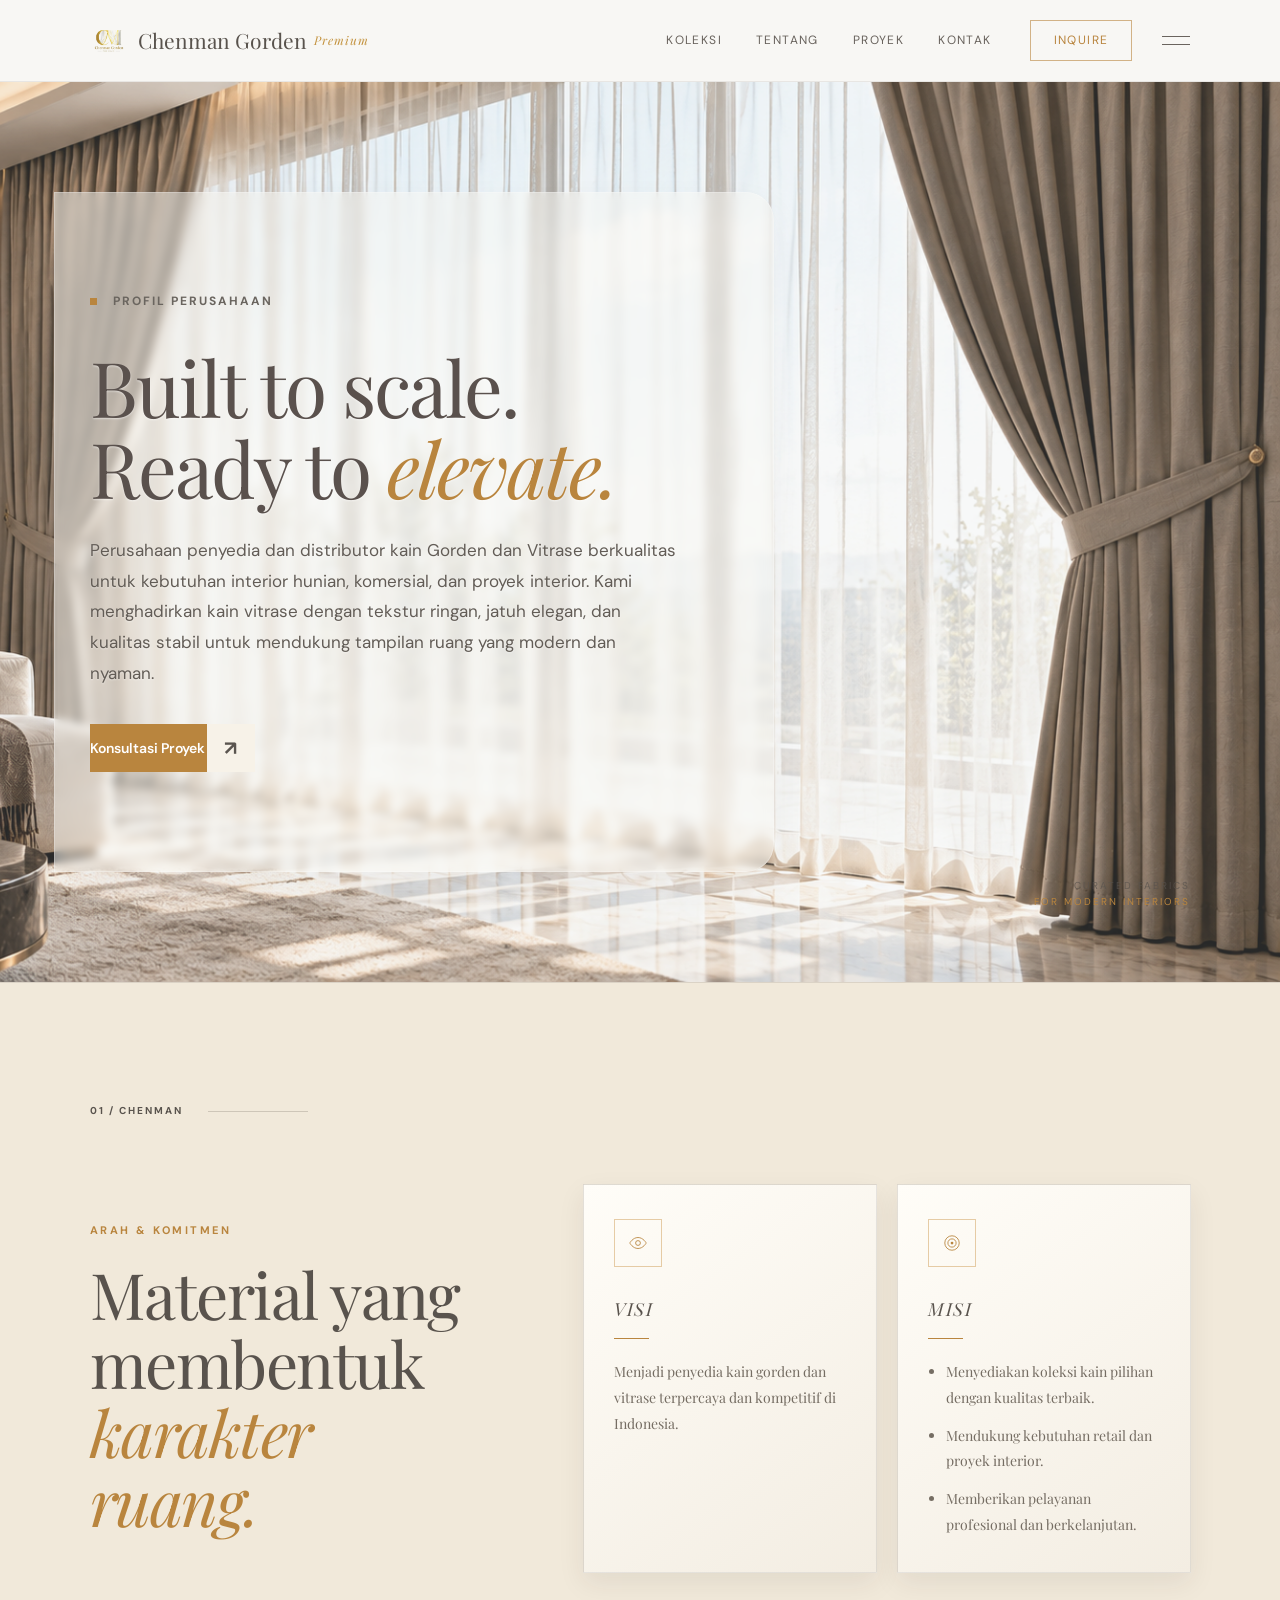
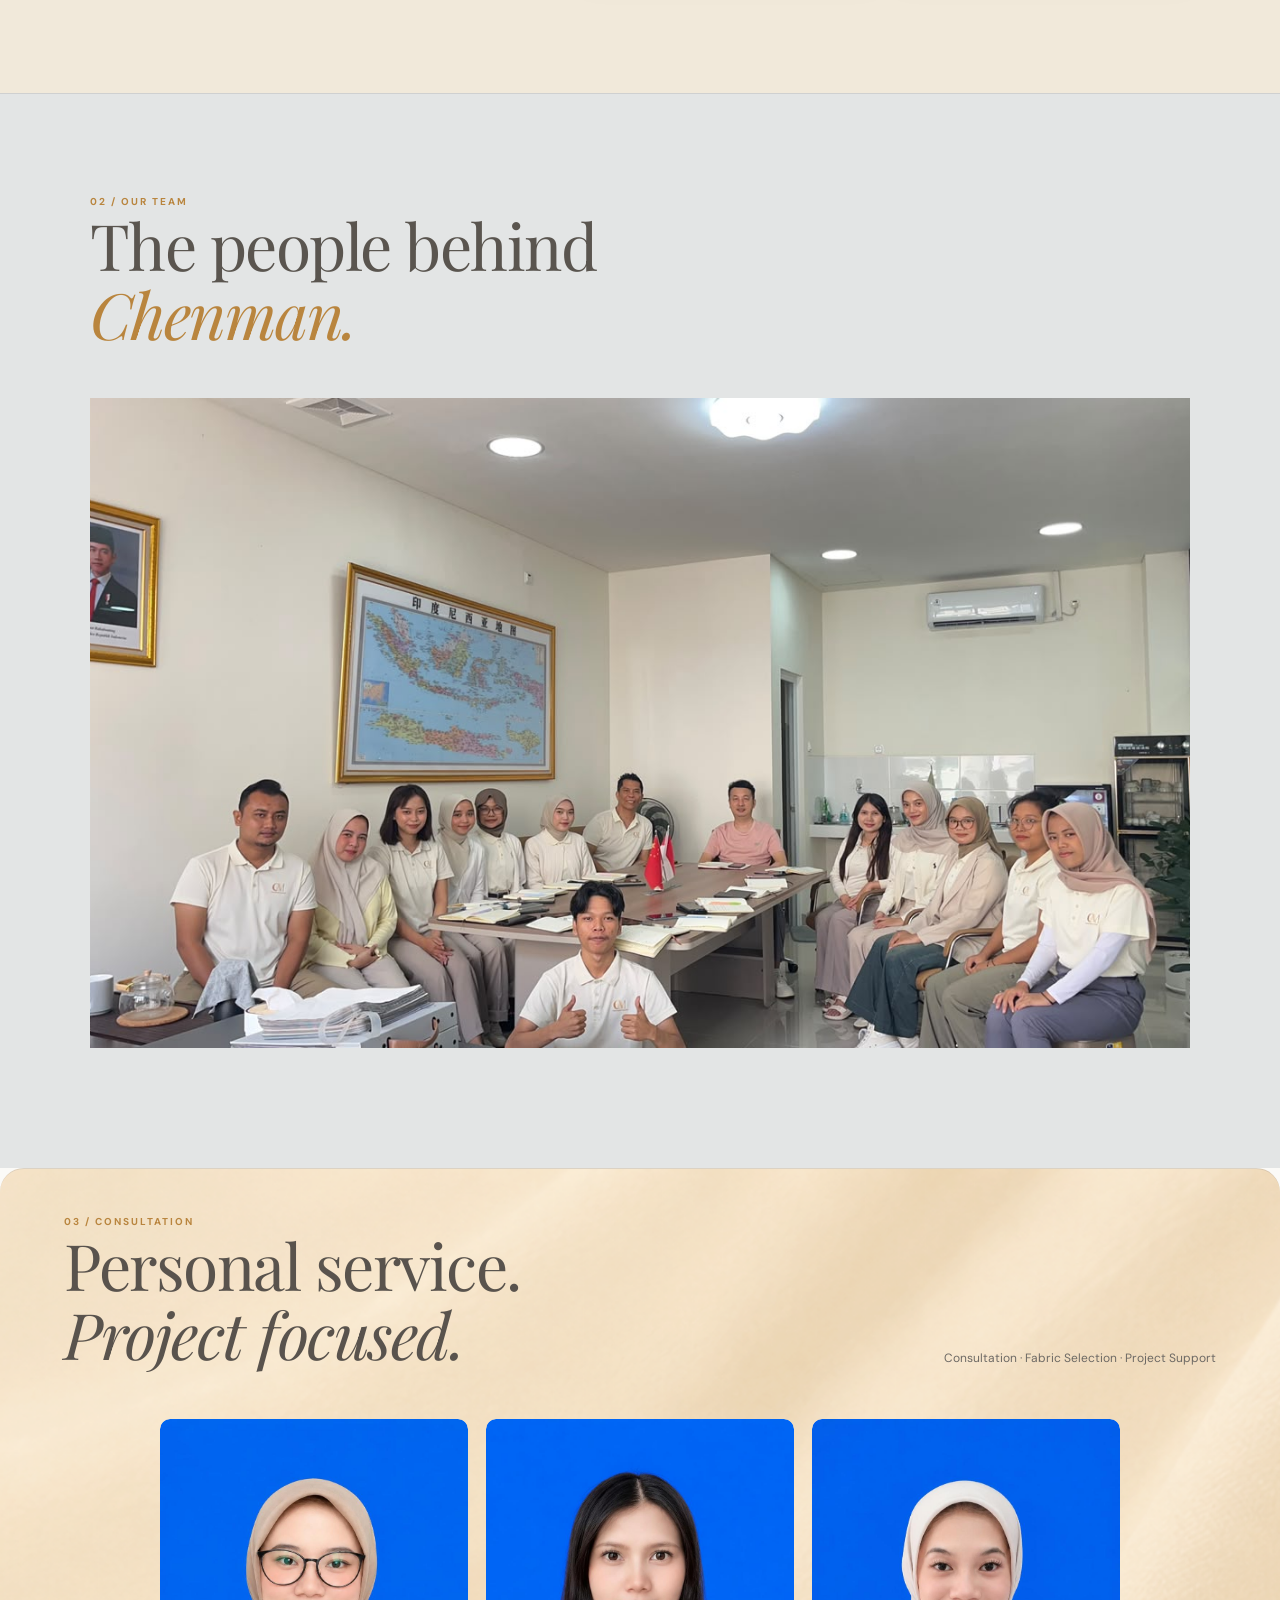
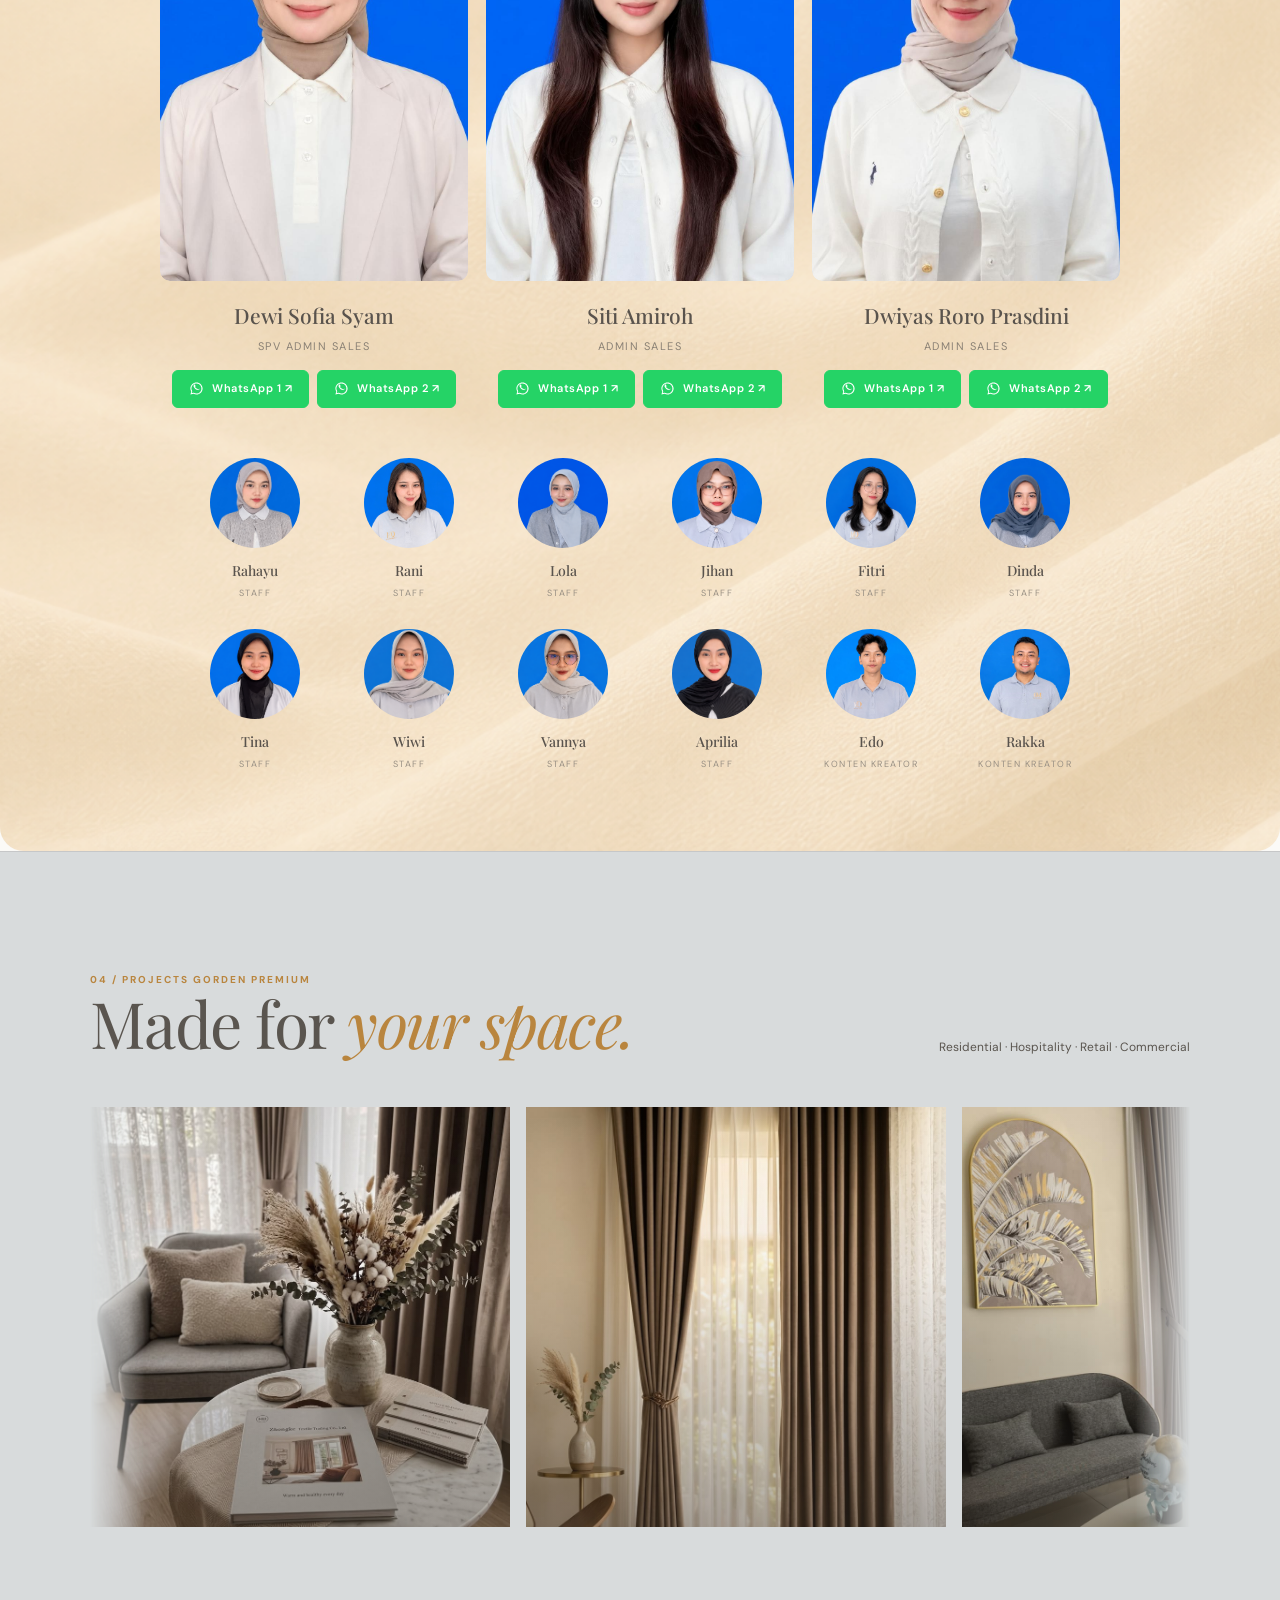
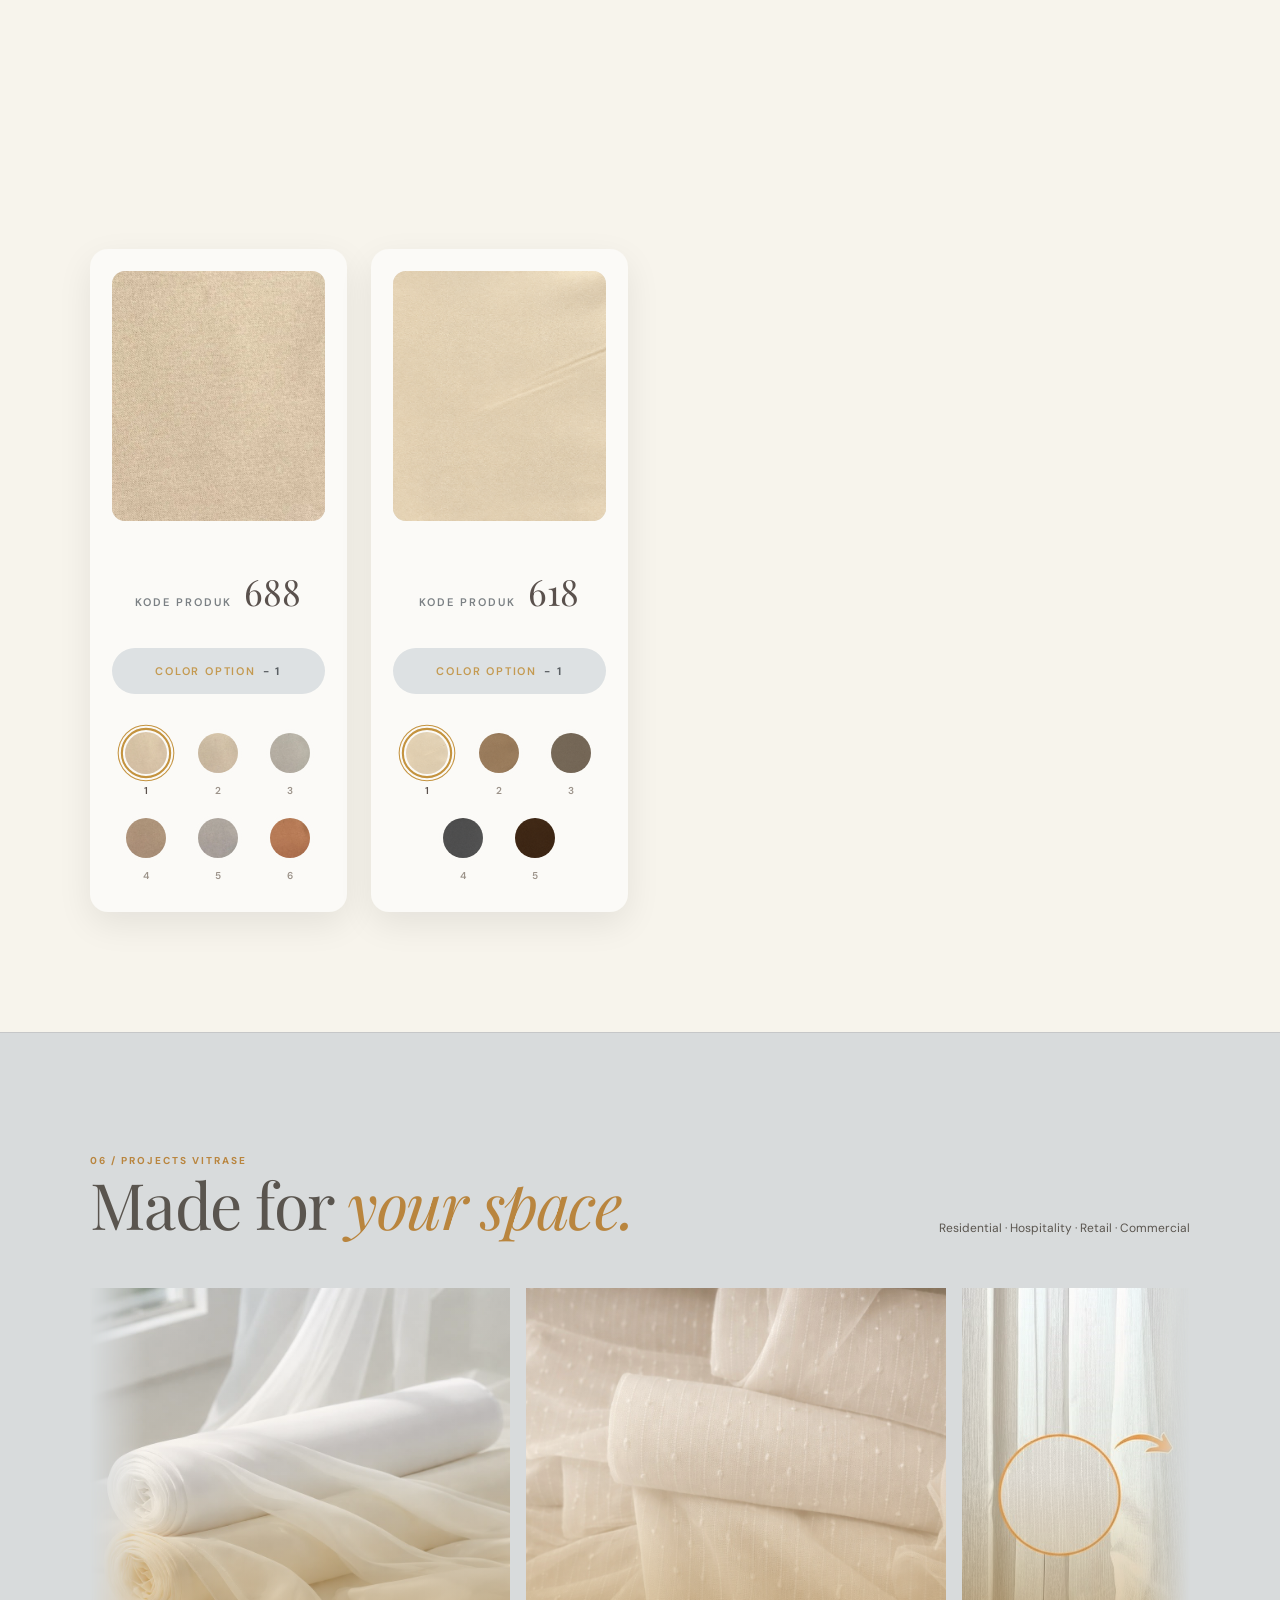
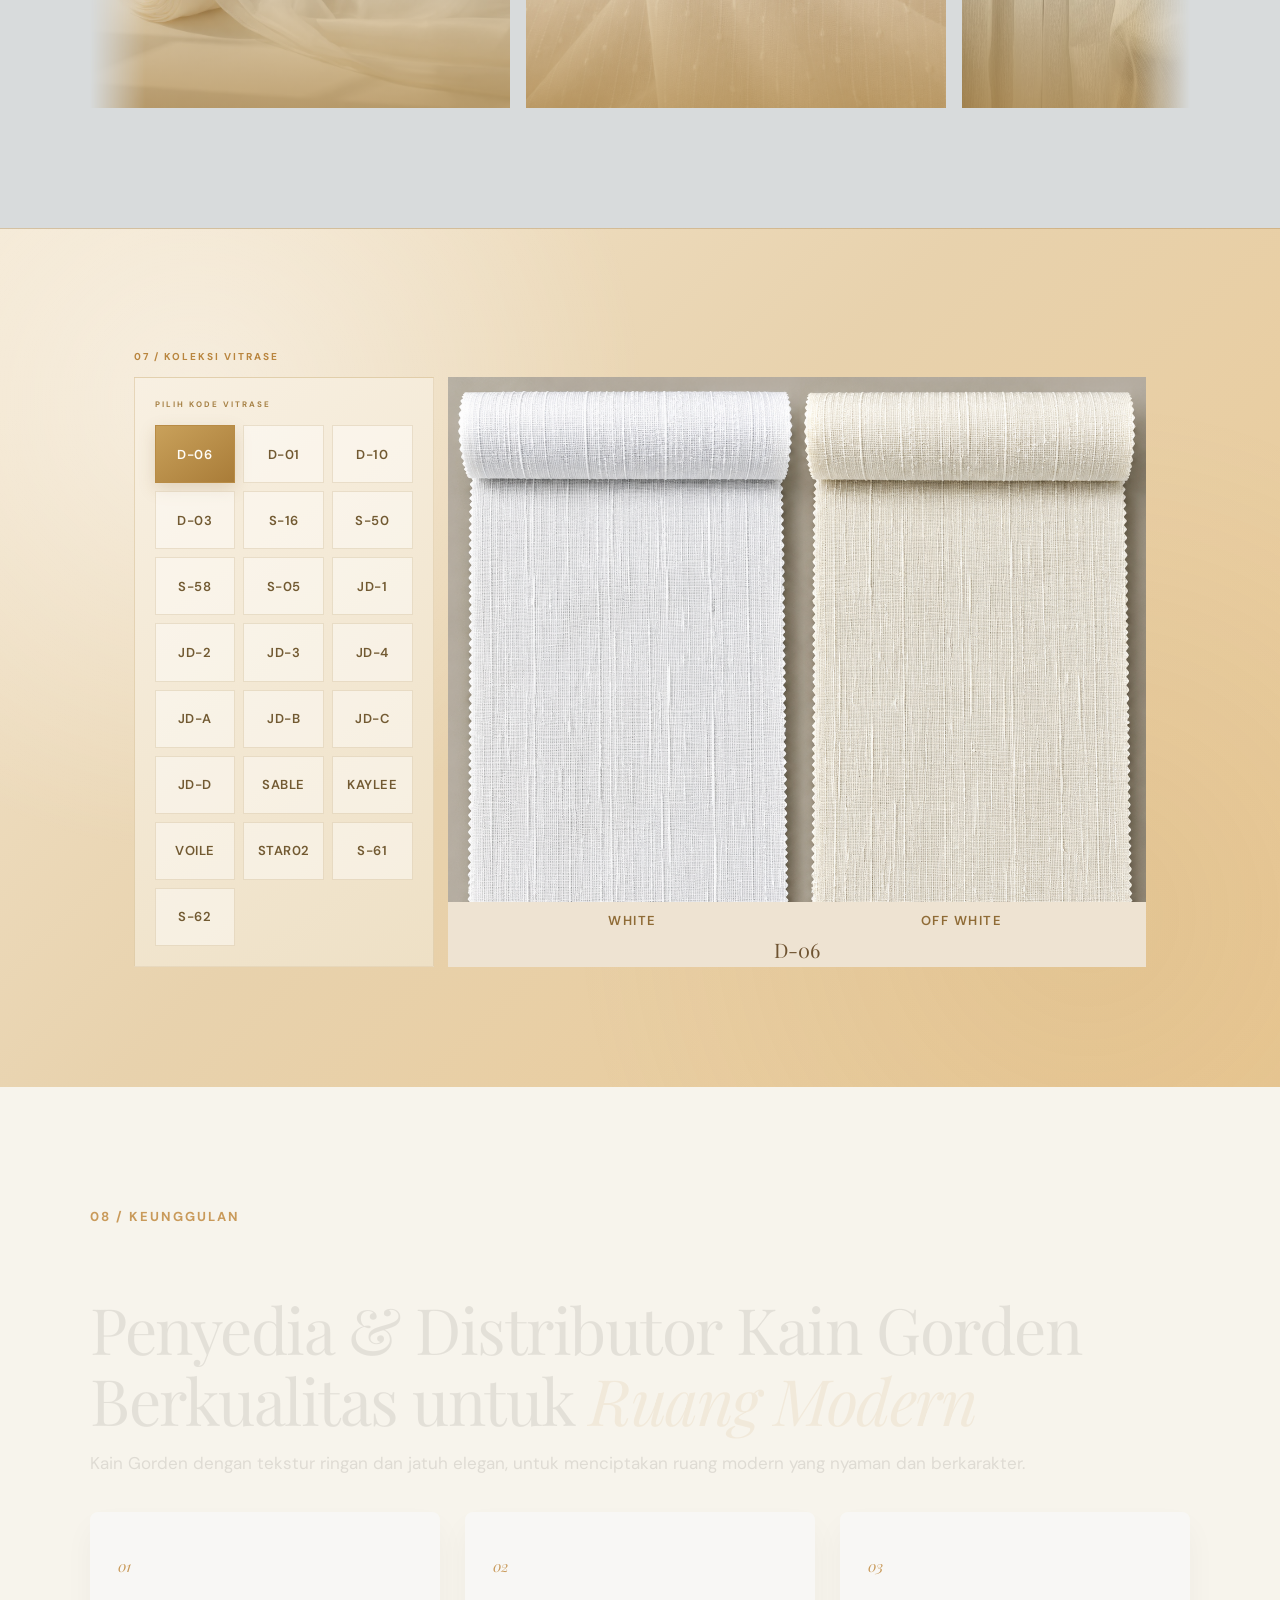
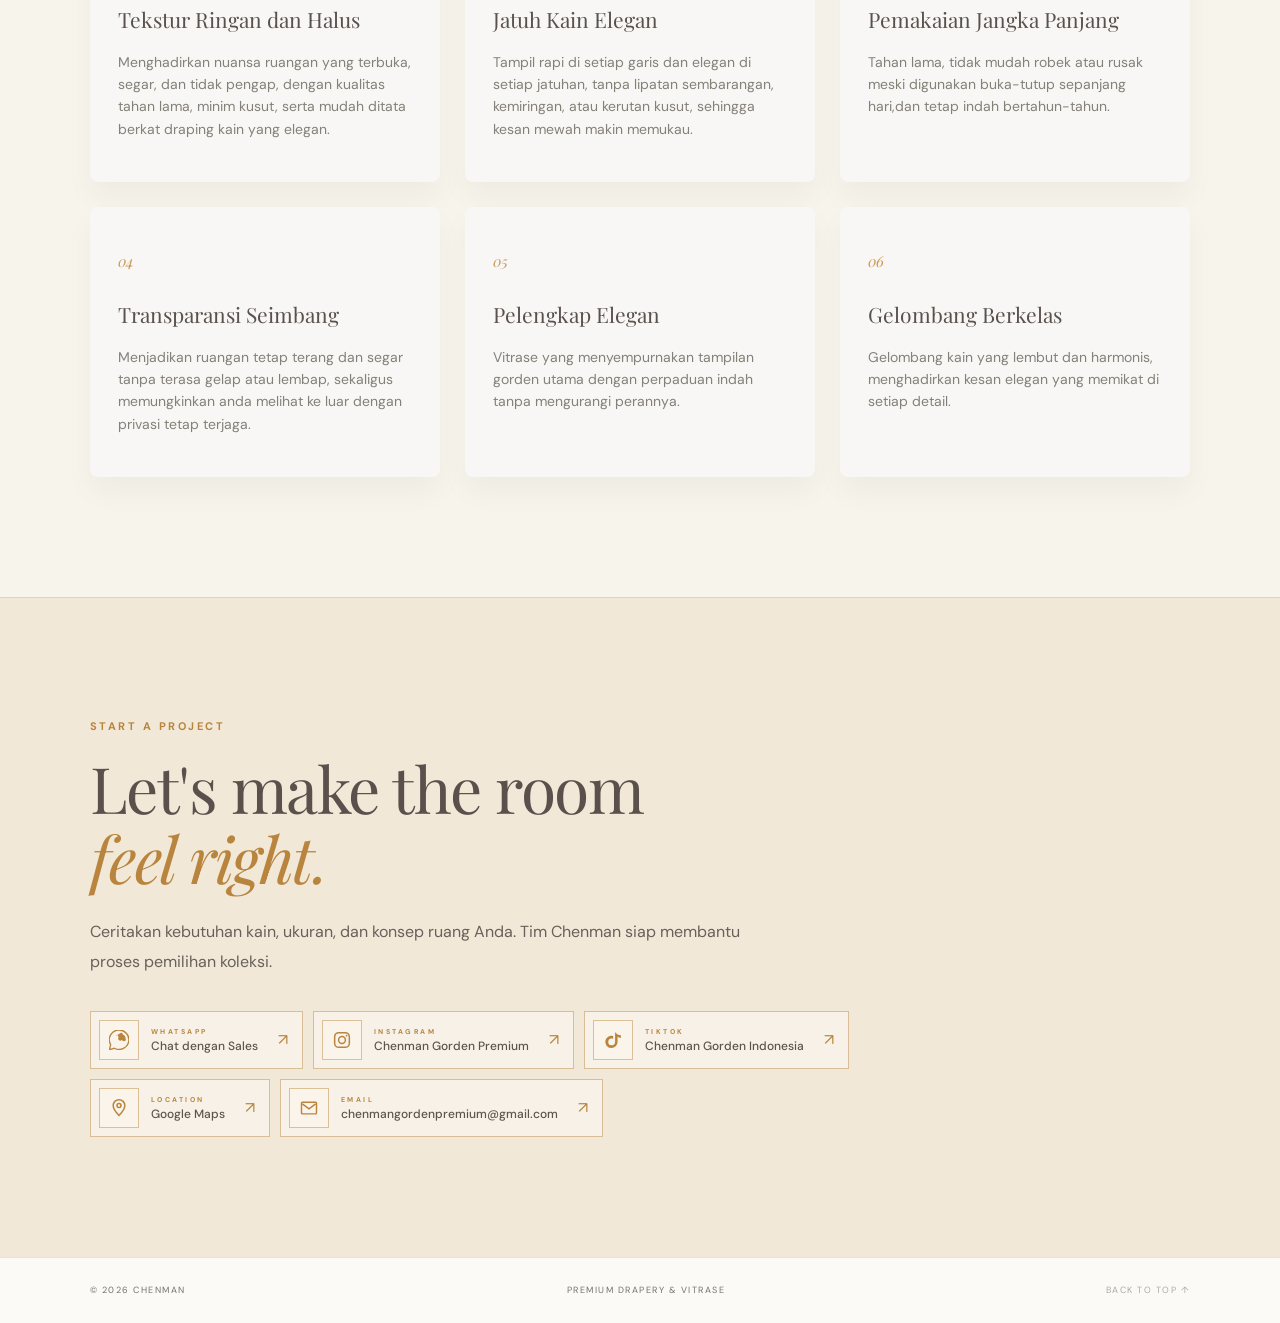
<file: index.html>
<!DOCTYPE html>
<html lang="id">

<head>
  <meta charset="UTF-8">

  <meta
    name="viewport"
    content="width=device-width, initial-scale=1.0"
  >

  <meta
    name="description"
    content="Chenman Gorden — premium drapery, vitrase, dan kain interior."
  >

  <title>Chenman — Premium Gorden & Vitrase</title>

  <!-- GOOGLE FONTS -->
  <link rel="preconnect" href="https://fonts.googleapis.com">
  <link
    rel="preconnect"
    href="https://fonts.gstatic.com"
    crossorigin
  >

  <link
    href="https://fonts.googleapis.com/css2?family=DM+Sans:wght@400;500;600;700&family=Playfair+Display:ital,wght@0,400;0,500;0,600;1,500&display=swap"
    rel="stylesheet"
  >

  <!-- CSS -->
  <link rel="stylesheet" href="style.css">
</head>


<body>

  <!-- =========================================
     HEADER
========================================= -->

<header class="site-header" id="top">

  <a
  class="brand"
  href="#top"
  aria-label="Chenman Gorden Premium"
>
  <img
    class="brand-logo"
    src="assets/logo1.png"
    alt=""
  >

  <span class="brand-main">
    Chenman Gorden
  </span>

  <span class="brand-premium">
    Premium
  </span>
</a>


  <nav class="desktop-nav">

    <a href="#koleksi">
      Koleksi
    </a>

    <a href="#tentang">
      Tentang
    </a>

    <a href="#proyek">
      Proyek
    </a>

    <a href="#kontak">
      Kontak
    </a>

  </nav>


  <div class="header-actions">

    <a
      class="outline-btn"
      href="#kontak"
    >
      INQUIRE
    </a>

    <button
      class="menu-btn"
      id="menuBtn"
      aria-label="Buka menu"
    >
      <i></i>
      <i></i>
    </button>

  </div>

</header>


  <!-- =========================================
       MOBILE MENU
  ========================================== -->

  <aside
    class="mobile-menu"
    id="mobileMenu"
  >

    <a href="#koleksi">
      Koleksi
    </a>

    <a href="#tentang">
      Tentang
    </a>

    <a href="#proyek">
      Proyek
    </a>

    <a href="#kontak">
      Kontak
    </a>

  </aside>


  <main>


    <!-- =========================================
         HERO
    ========================================== -->

    <section class="hero">

  <!-- BACKGROUND GORDEN -->
  <div class="hero-background"></div>

  <div class="hero-overlay"></div>


  <div class="hero-content">

    <p class="eyebrow">
      <span></span>
      PROFIL PERUSAHAAN
    </p>


    <h1>
      Built to scale.<br>
      Ready to <em>elevate.</em>
    </h1>


    <p class="lead">
      Perusahaan penyedia dan distributor kain Gorden dan Vitrase
      berkualitas untuk kebutuhan interior hunian, komersial, dan proyek
      interior. Kami menghadirkan kain vitrase dengan tekstur ringan, jatuh
      elegan, dan kualitas stabil untuk mendukung tampilan ruang yang modern
      dan nyaman.
    </p>


    <a
      class="gold-btn"
      href="#kontak"
    >
      Konsultasi Proyek
      <b>↗</b>
    </a>

  </div>


  <div class="hero-caption">
    CURATED FABRICS<br>
    <span>FOR MODERN INTERIORS</span>
  </div>

</section>

<!-- =========================================
         01 - CHENMAN
    ========================================== -->

<section class="intro section vision-mission-section" id="tentang">

  <div class="vision-mission-label">
    <div class="section-label">01 / CHENMAN</div>
    <div class="vision-mission-line"></div>
  </div>

  <div class="vision-mission-content">

    <div class="vision-mission-intro">
      <p class="kicker">ARAH & KOMITMEN</p>

      <h2>
        Material yang membentuk<br>
        <em>karakter ruang.</em>
      </h2>
    </div>

    <div class="vision-mission-cards">

      <!-- VISI -->
      <div class="vision-card">

        <div class="vision-icon">
          <svg viewBox="0 0 64 64" aria-hidden="true">
            <path
              d="M8 32s9-16 24-16 24 16 24 16-9 16-24 16S8 32 8 32Z"
              fill="none"
              stroke="currentColor"
              stroke-width="2.5"
            />

            <circle
              cx="32"
              cy="32"
              r="7"
              fill="none"
              stroke="currentColor"
              stroke-width="2.5"
            />
          </svg>
        </div>

        <div class="vision-card-title">VISI</div>

        <div class="vision-card-line"></div>

        <p>
          Menjadi penyedia kain gorden dan vitrase terpercaya dan kompetitif di Indonesia.
        </p>

      </div>


      <!-- MISI -->
      <div class="vision-card">

        <div class="vision-icon">
          <svg viewBox="0 0 64 64" aria-hidden="true">
            <circle
              cx="32"
              cy="32"
              r="21"
              fill="none"
              stroke="currentColor"
              stroke-width="2.5"
            />

            <circle
              cx="32"
              cy="32"
              r="12"
              fill="none"
              stroke="currentColor"
              stroke-width="2.5"
            />

            <circle
              cx="32"
              cy="32"
              r="4"
              fill="currentColor"
            />
          </svg>
        </div>

        <div class="vision-card-title">MISI</div>

        <div class="vision-card-line"></div>

        <ul>
          <li>
            Menyediakan koleksi kain pilihan dengan kualitas terbaik.
          </li>

          <li>
            Mendukung kebutuhan retail dan proyek interior.
          </li>

          <li>
            Memberikan pelayanan profesional dan berkelanjutan.
          </li>
        </ul>

      </div>

    </div>

  </div>

</section>

    <!-- =========================================
         02 / FOTO RAMEAN
    ========================================== -->

    <section class="team section">

      <div class="section-head">

        <div>

          <div class="section-label">
            02 / OUR TEAM
          </div>

          <h2>
            The people behind<br>
            <em>Chenman.</em>
          </h2>

        </div>

      </div>

      <div class="team-photo">

      <img src="assets/team.jpeg" alt="Tim Chenman">

      </div>

    </section>


    <!-- =========================================
         03 / SALES & CONSULTATION
    ========================================== -->

    <section class="sales section sales-section" id="konsultasi">

      <div class="section-head">

        <div>

          <div class="section-label">
            03 / CONSULTATION
          </div>

          <h2>
            Personal service.<br>
            <em>Project focused.</em>
          </h2>

        </div>


        <p class="project-note">
          Consultation · Fabric Selection · Project Support
        </p>

      </div>

<!-- =========================================
     3 STAFF UTAMA
========================================= -->

<div class="consultation-feature">

  <!-- =========================
       DEWI
  ========================== -->
  <div class="consultant-card">

    <a
      href="https://wa.me/6281617749989"
      target="_blank"
      rel="noopener"
      class="consultant-photo"
    >
      <img
        src="assets/staff/dewi.jpeg"
        alt="Dewi"
      >
    </a>

    <div class="consultant-info">

      <h3>Dewi Sofia Syam</h3>
      <p>SPV Admin Sales</p>

      <div class="consultant-wa">

        <!-- WhatsApp 1 -->
        <a
          href="https://wa.me/6281617749989"
          target="_blank"
          rel="noopener"
        >
          <svg
            width="15"
            height="15"
            viewBox="0 0 32 32"
            aria-hidden="true"
          >
            <path
              fill="currentColor"
              d="M16.01 3C8.83 3 3 8.82 3 16c0 2.29.6 4.45 1.74 6.39L3.06 29l6.76-1.65A12.92 12.92 0 0 0 16.01 29C23.18 29 29 23.18 29 16S23.18 3 16.01 3Zm0 23.65c-2.03 0-4.02-.55-5.76-1.6l-.41-.24-4.01.98 1.07-3.9-.27-.42A10.7 10.7 0 1 1 16.01 26.65Zm5.87-8.03c-.32-.16-1.9-.94-2.19-1.05-.29-.11-.5-.16-.71.16-.21.32-.82 1.05-1-1.26-.18.21-.36.24-.68.08-.32-.16-1.34-.49-2.55-1.57-.94-.84-1.57-1.87-1.75-2.19-.18-.32-.02-.49.14-.65.15-.15.32-.39.48-.58.16-.19.21-.32.32-.53.11-.21.05-.39-.03-.55-.08-.16-.71-1.71-.97-2.34-.26-.63-.52-.54-.71-.55h-.6c-.21 0-.55.08-.84.39-.29.32-1.1 1.08-1.1 2.63s1.13 3.05 1.29 3.26c.16.21 2.23 3.4 5.4 4.77.75.32 1.34.52 1.8.67.76.24 1.45.21 2 .13.61-.09 1.9-.78 2.17-1.53.27-.76.27-1.4.19-1.53-.08-.13-.29-.21-.61-.37Z"
            />
          </svg>

          WhatsApp 1 ↗
        </a>

        <!-- WhatsApp 2 -->
        <a
          href="https://wa.me/6281617759989"
          target="_blank"
          rel="noopener"
        >
          <svg
            width="15"
            height="15"
            viewBox="0 0 32 32"
            aria-hidden="true"
          >
            <path
              fill="currentColor"
              d="M16.01 3C8.83 3 3 8.82 3 16c0 2.29.6 4.45 1.74 6.39L3.06 29l6.76-1.65A12.92 12.92 0 0 0 16.01 29C23.18 29 29 23.18 29 16S23.18 3 16.01 3Zm0 23.65c-2.03 0-4.02-.55-5.76-1.6l-.41-.24-4.01.98 1.07-3.9-.27-.42A10.7 10.7 0 1 1 16.01 26.65Zm5.87-8.03c-.32-.16-1.9-.94-2.19-1.05-.29-.11-.5-.16-.71.16-.21.32-.82 1.05-1-1.26-.18.21-.36.24-.68.08-.32-.16-1.34-.49-2.55-1.57-.94-.84-1.57-1.87-1.75-2.19-.18-.32-.02-.49.14-.65.15-.15.32-.39.48-.58.16-.19.21-.32.32-.53.11-.21.05-.39-.03-.55-.08-.16-.71-1.71-.97-2.34-.26-.63-.52-.54-.71-.55h-.6c-.21 0-.55.08-.84.39-.29.32-1.1 1.08-1.1 2.63s1.13 3.05 1.29 3.26c.16.21 2.23 3.4 5.4 4.77.75.32 1.34.52 1.8.67.76.24 1.45.21 2 .13.61-.09 1.9-.78 2.17-1.53.27-.76.27-1.4.19-1.53-.08-.13-.29-.21-.61-.37Z"
            />
          </svg>

          WhatsApp 2 ↗
        </a>

      </div>
    </div>
  </div>


  <!-- =========================
       AMI
  ========================== -->
  <div class="consultant-card">

    <a
      href="https://wa.me/6282128495941"
      target="_blank"
      rel="noopener"
      class="consultant-photo"
    >
      <img
        src="assets/staff/ami.jpeg"
        alt="Ami"
      >
    </a>

    <div class="consultant-info">

      <h3>Siti Amiroh</h3>
      <p>Admin Sales</p>

      <div class="consultant-wa">

        <!-- WhatsApp 1 -->
        <a
          href="https://wa.me/628157770232"
          target="_blank"
          rel="noopener"
        >
          <svg
            width="15"
            height="15"
            viewBox="0 0 32 32"
            aria-hidden="true"
          >
            <path
              fill="currentColor"
              d="M16.01 3C8.83 3 3 8.82 3 16c0 2.29.6 4.45 1.74 6.39L3.06 29l6.76-1.65A12.92 12.92 0 0 0 16.01 29C23.18 29 29 23.18 29 16S23.18 3 16.01 3Zm0 23.65c-2.03 0-4.02-.55-5.76-1.6l-.41-.24-4.01.98 1.07-3.9-.27-.42A10.7 10.7 0 1 1 16.01 26.65Zm5.87-8.03c-.32-.16-1.9-.94-2.19-1.05-.29-.11-.5-.16-.71.16-.21.32-.82 1.05-1-1.26-.18.21-.36.24-.68.08-.32-.16-1.34-.49-2.55-1.57-.94-.84-1.57-1.87-1.75-2.19-.18-.32-.02-.49.14-.65.15-.15.32-.39.48-.58.16-.19.21-.32.32-.53.11-.21.05-.39-.03-.55-.08-.16-.71-1.71-.97-2.34-.26-.63-.52-.54-.71-.55h-.6c-.21 0-.55.08-.84.39-.29.32-1.1 1.08-1.1 2.63s1.13 3.05 1.29 3.26c.16.21 2.23 3.4 5.4 4.77.75.32 1.34.52 1.8.67.76.24 1.45.21 2 .13.61-.09 1.9-.78 2.17-1.53.27-.76.27-1.4.19-1.53-.08-.13-.29-.21-.61-.37Z"
            />
          </svg>

          WhatsApp 1 ↗
        </a>

        <!-- WhatsApp 2 -->
        <a
          href="https://wa.me/628157770235"
          target="_blank"
          rel="noopener"
        >
          <svg
            width="15"
            height="15"
            viewBox="0 0 32 32"
            aria-hidden="true"
          >
            <path
              fill="currentColor"
              d="M16.01 3C8.83 3 3 8.82 3 16c0 2.29.6 4.45 1.74 6.39L3.06 29l6.76-1.65A12.92 12.92 0 0 0 16.01 29C23.18 29 29 23.18 29 16S23.18 3 16.01 3Zm0 23.65c-2.03 0-4.02-.55-5.76-1.6l-.41-.24-4.01.98 1.07-3.9-.27-.42A10.7 10.7 0 1 1 16.01 26.65Zm5.87-8.03c-.32-.16-1.9-.94-2.19-1.05-.29-.11-.5-.16-.71.16-.21.32-.82 1.05-1-1.26-.18.21-.36.24-.68.08-.32-.16-1.34-.49-2.55-1.57-.94-.84-1.57-1.87-1.75-2.19-.18-.32-.02-.49.14-.65.15-.15.32-.39.48-.58.16-.19.21-.32.21-.53.11-.21.05-.39-.03-.55-.08-.16-.71-1.71-.97-2.34-.26-.63-.52-.54-.71-.55h-.6c-.21 0-.55.08-.84.39-.29.32-1.1 1.08-1.1 2.63s1.13 3.05 1.29 3.26c.16.21 2.23 3.4 5.4 4.77.75.32 1.34.52 1.8.67.76.24 1.45.21 2 .13.61-.09 1.9-.78 2.17-1.53.27-.76.27-1.4.19-1.53-.08-.13-.29-.21-.61-.37Z"
            />
          </svg>

          WhatsApp 2 ↗
        </a>

      </div>
    </div>
  </div>


  <!-- =========================
       DWI
  ========================== -->
  <div class="consultant-card">

    <a
      href="https://wa.me/6281586057776"
      target="_blank"
      rel="noopener"
      class="consultant-photo"
    >
      <img
        src="assets/staff/dwi.jpeg"
        alt="Dwi"
      >
    </a>

    <div class="consultant-info">

      <h3>Dwiyas Roro Prasdini</h3>
      <p>Admin Sales</p>

      <div class="consultant-wa">

        <!-- WhatsApp 1 -->
        <a
          href="https://wa.me/6281586057776"
          target="_blank"
          rel="noopener"
        >
          <svg
            width="15"
            height="15"
            viewBox="0 0 32 32"
            aria-hidden="true"
          >
            <path
              fill="currentColor"
              d="M16.01 3C8.83 3 3 8.82 3 16c0 2.29.6 4.45 1.74 6.39L3.06 29l6.76-1.65A12.92 12.92 0 0 0 16.01 29C23.18 29 29 23.18 29 16S23.18 3 16.01 3Zm0 23.65c-2.03 0-4.02-.55-5.76-1.6l-.41-.24-4.01.98 1.07-3.9-.27-.42A10.7 10.7 0 1 1 16.01 26.65Zm5.87-8.03c-.32-.16-1.9-.94-2.19-1.05-.29-.11-.5-.16-.71.16-.21.32-.82 1.05-1-1.26-.18.21-.36.24-.68.08-.32-.16-1.34-.49-2.55-1.57-.94-.84-1.57-1.87-1.75-2.19-.18-.32-.02-.49.14-.65.15-.15.32-.39.48-.58.16-.19.21-.32.32-.53.11-.21.05-.39-.03-.55-.08-.16-.71-1.71-.97-2.34-.26-.63-.52-.54-.71-.55h-.6c-.21 0-.55.08-.84.39-.29.32-1.1 1.08-1.1 2.63s1.13 3.05 1.29 3.26c.16.21 2.23 3.4 5.4 4.77.75.32 1.34.52 1.8.67.76.24 1.45.21 2 .13.61-.09 1.9-.78 2.17-1.53.27-.76.27-1.4.19-1.53-.08-.13-.29-.21-.61-.37Z"
            />
          </svg>

          WhatsApp 1 ↗
        </a>

        <!-- WhatsApp 2 -->
        <a
          href="https://wa.me/6281586177706"
          target="_blank"
          rel="noopener"
        >
          <svg
            width="15"
            height="15"
            viewBox="0 0 32 32"
            aria-hidden="true"
          >
            <path
              fill="currentColor"
              d="M16.01 3C8.83 3 3 8.82 3 16c0 2.29.6 4.45 1.74 6.39L3.06 29l6.76-1.65A12.92 12.92 0 0 0 16.01 29C23.18 29 29 23.18 29 16S23.18 3 16.01 3Zm0 23.65c-2.03 0-4.02-.55-5.76-1.6l-.41-.24-4.01.98 1.07-3.9-.27-.42A10.7 10.7 0 1 1 16.01 26.65Zm5.87-8.03c-.32-.16-1.9-.94-2.19-1.05-.29-.11-.5-.16-.71.16-.21.32-.82 1.05-1-1.26-.18.21-.36.24-.68.08-.32-.16-1.34-.49-2.55-1.57-.94-.84-1.57-1.87-1.75-2.19-.18-.32-.02-.49.14-.65.15-.15.32-.39.48-.58.16-.19.21-.32.32-.53.11-.21.05-.39-.03-.55-.08-.16-.71-1.71-.97-2.34-.26-.63-.52-.54-.71-.55h-.6c-.21 0-.55.08-.84.39-.29.32-1.1 1.08-1.1 2.63s1.13 3.05 1.29 3.26c.16.21 2.23 3.4 5.4 4.77.75.32 1.34.52 1.8.67.76.24 1.45.21 2 .13.61-.09 1.9-.78 2.17-1.53.27-.76.27-1.4.19-1.53-.08-.13-.29-.21-.61-.37Z"
            />
          </svg>

          WhatsApp 2 ↗
        </a>

      </div>
    </div>
  </div>

</div>

<!-- =========================================
     STAFF LAINNYA
========================================= -->

<div class="consultation-grid">

  <div class="staff-card">
    <img src="assets/staff/ayu.jpeg" alt="Rahayu">
    <h4>Rahayu</h4>
    <span>STAFF</span>
  </div>

  <div class="staff-card">
    <img src="assets/staff/rani.jpeg" alt="Rani">
    <h4>Rani</h4>
    <span>STAFF</span>
  </div>

  <div class="staff-card">
    <img src="assets/staff/lola.PNG" alt="">
    <h4>Lola</h4>
    <span>STAFF</span>
  </div>

  <div class="staff-card">
    <img src="assets/staff/jihan.jpeg" alt="">
    <h4>Jihan</h4>
    <span>STAFF</span>
  </div>

  <div class="staff-card">
    <img src="assets/staff/fitri.png" alt="">
    <h4>Fitri</h4>
    <span>STAFF</span>
  </div>

  <div class="staff-card">
    <img src="assets/staff/dinda.jpeg" alt="">
    <h4>Dinda</h4>
    <span>STAFF</span>
  </div>

  <div class="staff-card">
    <img src="assets/staff/tina.png" alt="">
    <h4>Tina</h4>
    <span>STAFF</span>
  </div>

  <div class="staff-card">
    <img src="assets/staff/wiwi.png" alt="">
    <h4>Wiwi</h4>
    <span>STAFF</span>
  </div>

  <div class="staff-card">
    <img src="assets/staff/vannya.png" alt="">
    <h4>Vannya</h4>
    <span>STAFF</span>
  </div>

  <div class="staff-card">
    <img src="assets/staff/april.png" alt="">
    <h4>Aprilia</h4>
    <span>STAFF</span>
  </div>

  <div class="staff-card">
    <img src="assets/staff/edo.jpeg" alt="">
    <h4>Edo</h4>
    <span>KONTEN KREATOR</span>
  </div>

  <div class="staff-card">
    <img src="assets/staff/rakka.jpeg" alt="">
    <h4>Rakka</h4>
    <span>KONTEN KREATOR</span>
  </div>


</div>

      <p class="body-copy">
        
      </p>

    </section>


    <!-- =========================================
         PROJECTS
    ========================================== -->

    <section
      class="projects section"
      id="proyek"
    >

      <div class="section-head">

        <div>

          <div class="section-label">
            04 / PROJECTS GORDEN PREMIUM
          </div>

          <h2>
            Made for <em>your space.</em>
          </h2>

        </div>


        <p class="project-note">
          Residential · Hospitality · Retail · Commercial
        </p>

      </div>


        <div class="project-slider">

        <div class="project-track">

          <div class="project g1">
            <span></span>
          </div>

          <div class="project g2">
            <span></span>
          </div>

          <div class="project g3">
            <span></span>
          </div>

          <!-- DUPLIKAT UNTUK LOOP -->
          <div class="project g1">
            <span></span>
          </div>

          <div class="project g2">
            <span></span>
          </div>

          <div class="project g3">
            <span></span>
          </div>

        </div>

      </div>

    </section>



<!-- =========================================
     05 / COLLECTION
========================================= -->

<section
  class="collection section"
  id="koleksi"
>

  <div class="section-head">

    <div>

      <div class="section-label">
        05 / COLLECTION
      </div>

      <h2>
        Featured <em>Collections</em>
      </h2>

    </div>


    <a
      href="#kontak"
      class="text-link"
    >
      Lihat semua koleksi ↗
    </a>

  </div>



  <div class="catalog-products">


    <!-- =====================================
         6811
    ====================================== -->

    <article class="product-card">

      <div class="product-image">

        <img
          id="image-6811"
          src="assets/6811/6811-h1.png"
          alt="Chenman 6811 H1"
        >

      </div>


      <div class="product-code">

        <span>KODE PRODUK</span>

        <strong>
          6811
        </strong>

      </div>


      <div class="color-title">

        <span>COLOR OPTION</span>

        <b>- H1</b>

      </div>


      <div
        class="color-options"
        data-product="6811"
      >

        <button
          class="color-option active"
          data-color="H1"
          data-image="assets/6811/6811-h1.png"
        >
          <img src="assets/6811/6811-h1.png" alt="H1">
          <span>H1</span>
        </button>

        <button
          class="color-option"
          data-color="H2"
          data-image="assets/6811/6811-h2.png"
        >
          <img src="assets/6811/6811-h2.png" alt="H2">
          <span>H2</span>
        </button>

        <button
          class="color-option"
          data-color="H3"
          data-image="assets/6811/6811-h3.png"
        >
          <img src="assets/6811/6811-h3.png" alt="H3">
          <span>H3</span>
        </button>

        <button
          class="color-option"
          data-color="H4"
          data-image="assets/6811/6811-h4.png"
        >
          <img src="assets/6811/6811-h4.png" alt="H4">
          <span>H4</span>
        </button>

        <button
          class="color-option"
          data-color="H5"
          data-image="assets/6811/6811-h5.png"
        >
          <img src="assets/6811/6811-h5.png" alt="H5">
          <span>H5</span>
        </button>

        <button
          class="color-option"
          data-color="H6"
          data-image="assets/6811/6811-h6.png"
        >
          <img src="assets/6811/6811-h6.png" alt="H6">
          <span>H6</span>
        </button>

        <button
          class="color-option"
          data-color="H7"
          data-image="assets/6811/6811-h7.png"
        >
          <img src="assets/6811/6811-h7.png" alt="H7">
          <span>H7</span>
        </button>

      </div>

    </article>



    <!-- =====================================
         6869
    ====================================== -->

    <article class="product-card">

      <div class="product-image">

        <img
          id="image-6869"
          src="assets/6869/6869-h1.png"
          alt="Chenman 6869 H1"
        >

      </div>


      <div class="product-code">

        <span>KODE PRODUK</span>

        <strong>
          6869
        </strong>

      </div>


      <div class="color-title">

        <span>COLOR OPTION</span>

        <b>- H1</b>

      </div>


      <div
        class="color-options"
        data-product="6869"
      >

        <button
          class="color-option active"
          data-color="H1"
          data-image="assets/6869/6869-h1.png"
        >
          <img src="assets/6869/6869-h1.png" alt="H1">
          <span>H1</span>
        </button>

        <button
          class="color-option"
          data-color="H2"
          data-image="assets/6869/6869-h2.png"
        >
          <img src="assets/6869/6869-h2.png" alt="H2">
          <span>H2</span>
        </button>

        <button
          class="color-option"
          data-color="H3"
          data-image="assets/6869/6869-h3.png"
        >
          <img src="assets/6869/6869-h3.png" alt="H3">
          <span>H3</span>
        </button>

        <button
          class="color-option"
          data-color="H4"
          data-image="assets/6869/6869-h4.png"
        >
          <img src="assets/6869/6869-h4.png" alt="H4">
          <span>H4</span>
        </button>

        <button
          class="color-option"
          data-color="H5"
          data-image="assets/6869/6869-h5.png"
        >
          <img src="assets/6869/6869-h5.png" alt="H5">
          <span>H5</span>
        </button>

        <button
          class="color-option"
          data-color="H6"
          data-image="assets/6869/6869-h6.png"
        >
          <img src="assets/6869/6869-h6.png" alt="H6">
          <span>H6</span>
        </button>

        <button
          class="color-option"
          data-color="H7"
          data-image="assets/6869/6869-h7.png"
        >
          <img src="assets/6869/6869-h7.png" alt="H6">
          <span>H7</span>
        </button>

      </div>

    </article>



    <!-- =====================================
         686
    ====================================== -->

    <article class="product-card">

      <div class="product-image">

        <img
          id="image-686"
          src="assets/686/686-h1.png"
          alt="Chenman 686 H1"
        >

      </div>


      <div class="product-code">

        <span>KODE PRODUK</span>

        <strong>
          686
        </strong>

      </div>


      <div class="color-title">

        <span>COLOR OPTION</span>

        <b>- H1</b>

      </div>


      <div
        class="color-options"
        data-product="686"
      >

        <button
          class="color-option active"
          data-color="H1"
          data-image="assets/686/686-h1.png"
        >
          <img src="assets/686/686-h1.png" alt="H1">
          <span>H1</span>
        </button>

        <button
          class="color-option"
          data-color="H2"
          data-image="assets/686/686-h2.png"
        >
          <img src="assets/686/686-h2.png" alt="H2">
          <span>H2</span>
        </button>

        <button
          class="color-option"
          data-color="H3"
          data-image="assets/686/686-h3.png"
        >
          <img src="assets/686/686-h3.png" alt="H3">
          <span>H3</span>
        </button>

        <button
          class="color-option"
          data-color="H4"
          data-image="assets/686/686-h4.png"
        >
          <img src="assets/686/686-h4.png" alt="H4">
          <span>H4</span>
        </button>

        <button
          class="color-option"
          data-color="H5"
          data-image="assets/686/686-h5.png"
        >
          <img src="assets/686/686-h5.png" alt="H5">
          <span>H5</span>
        </button>

        <button
          class="color-option"
          data-color="H6"
          data-image="assets/686/686-h6.png"
        >
          <img src="assets/686/686-h6.png" alt="H6">
          <span>H6</span>
        </button>

      </div>

    </article>

    <!-- =====================================
         H-SER
    ====================================== -->

    <article class="product-card">

      <div class="product-image">

        <img
          id="image-H-Ser"
          src="assets/h ser-h1.png"
          alt="Chenman H-Ser H1"
        >

      </div>


      <div class="product-code">

        <span>KODE PRODUK</span>

        <strong>
          H-Ser
        </strong>

      </div>


      <div class="color-title">

        <span>COLOR OPTION</span>

        <b>- H1</b>

      </div>


      <div
        class="color-options"
        data-product="H-Ser"
      >

        <button
          class="color-option active"
          data-color="H1"
          data-image="assets/h ser-h1.png"
        >
          <img src="assets/h ser-h1.png" alt="H1">
          <span>H1</span>
        </button>

        <button
          class="color-option"
          data-color="H2"
          data-image="assets/h ser-h2.png"
        >
          <img src="assets/h ser-h2.png" alt="H2">
          <span>H2</span>
        </button>

        <button
          class="color-option"
          data-color="H3"
          data-image="assets/h ser-h3.png"
        >
          <img src="assets/h ser-h3.png" alt="H3">
          <span>H3</span>
        </button>

        <button
          class="color-option"
          data-color="H4"
          data-image="assets/h ser-h4.png"
        >
          <img src="assets/h ser-h4.png" alt="H4">
          <span>H4</span>
        </button>

        <button
          class="color-option"
          data-color="H5"
          data-image="assets/h ser-h5.png"
        >
          <img src="assets/h ser-h5.png" alt="H5">
          <span>H5</span>
        </button>

        <button
          class="color-option"
          data-color="H6"
          data-image="assets/h ser-h6.png"
        >
          <img src="assets/h ser-h6.png" alt="H6">
          <span>H6</span>
        </button>

        <button
          class="color-option"
          data-color="H7"
          data-image="assets/h ser-h7.png"
        >
          <img src="assets/h ser-h7.png" alt="H7">
          <span>H7</span>
        </button>

      </div>

    </article>



    <!-- =====================================
         6829
    ====================================== -->

    <article class="product-card">

      <div class="product-image">

        <img
          id="image-6829"
          src="assets/6829/6829-h1.png"
          alt="Chenman 6829 H1"
        >

      </div>


      <div class="product-code">

        <span>KODE PRODUK</span>

        <strong>
          6829
        </strong>

      </div>


      <div class="color-title">

        <span>COLOR OPTION</span>

        <b>- H1</b>

      </div>


      <div
        class="color-options"
        data-product="6829"
      >

        <button
          class="color-option active"
          data-color="H1"
          data-image="assets/6829/6829-h1.png"
        >
          <img src="assets/6829/6829-h1.png" alt="H1">
          <span>H1</span>
        </button>

        <button
          class="color-option"
          data-color="H2"
          data-image="assets/6829/6829-h2.png"
        >
          <img src="assets/6829/6829-h2.png" alt="H2">
          <span>H2</span>
        </button>

        <button
          class="color-option"
          data-color="H3"
          data-image="assets/6829/6829-h3.png"
        >
          <img src="assets/6829/6829-h3.png" alt="H3">
          <span>H3</span>
        </button>

        <button
          class="color-option"
          data-color="H4"
          data-image="assets/6829/6829-h4.png"
        >
          <img src="assets/6829/6829-h4.png" alt="H4">
          <span>H4</span>
        </button>

        <button
          class="color-option"
          data-color="H5"
          data-image="assets/6829/6829-h5.png"
        >
          <img src="assets/6829/6829-h5.png" alt="H5">
          <span>H5</span>
        </button>

        <button
          class="color-option"
          data-color="H6"
          data-image="assets/6829/6829-h6.png"
        >
          <img src="assets/6829/6829-h6.png" alt="H6">
          <span>H6</span>
        </button>

        <button
          class="color-option"
          data-color="H7"
          data-image="assets/6829/6829-h7.png"
        >
          <img src="assets/6829/6829-h7.png" alt="H6">
          <span>H6</span>
        </button>

      </div>

    </article>



    <!-- =====================================
         682
    ====================================== -->

    <article class="product-card">

      <div class="product-image">

        <img
          id="image-682"
          src="assets/682/682-h1.png"
          alt="Chenman 682 H1"
        >

      </div>


      <div class="product-code">

        <span>KODE PRODUK</span>

        <strong>
          682
        </strong>

      </div>


      <div class="color-title">

        <span>COLOR OPTION</span>

        <b>- H1</b>

      </div>


      <div
        class="color-options"
        data-product="682"
      >

        <button
          class="color-option active"
          data-color="H1"
          data-image="assets/682/682-h1.png"
        >
          <img src="assets/682/682-h1.png" alt="H1">
          <span>H1</span>
        </button>

        <button
          class="color-option"
          data-color="H2"
          data-image="assets/682/682-h2.png"
        >
          <img src="assets/682/682-h2.png" alt="H2">
          <span>H2</span>
        </button>

        <button
          class="color-option"
          data-color="H3"
          data-image="assets/682/682-h3.png"
        >
          <img src="assets/682/682-h3.png" alt="H3">
          <span>H3</span>
        </button>

        <button
          class="color-option"
          data-color="H4"
          data-image="assets/682/682-h4.png"
        >
          <img src="assets/682/682-h4.png" alt="H4">
          <span>H4</span>
        </button>

        <button
          class="color-option"
          data-color="H5"
          data-image="assets/682/682-h5.png"
        >
          <img src="assets/682/682-h5.png" alt="H5">
          <span>H5</span>
        </button>

        <button
          class="color-option"
          data-color="H6"
          data-image="assets/682/682-h6.png"
        >
          <img src="assets/682/682-h6.png" alt="H6">
          <span>H6</span>
        </button>

      </div>

    </article>



    <!-- =====================================
         628
    ====================================== -->

    <article class="product-card">

      <div class="product-image">

        <img
          id="image-628"
          src="assets/628/628-1.png"
          alt="Chenman 628-1"
        >

      </div>


      <div class="product-code">

        <span>KODE PRODUK</span>

        <strong>
          628
        </strong>

      </div>


      <div class="color-title">

        <span>COLOR OPTION</span>

        <b>- 1</b>

      </div>


      <div
        class="color-options"
        data-product="628"
      >

        <button
          class="color-option active"
          data-color="1"
          data-image="assets/628/628-1.png"
        >
          <img src="assets/628/628-1.png" alt="1">
          <span>1</span>
        </button>

        <button
          class="color-option"
          data-color="2"
          data-image="assets/628/628-2.png"
        >
          <img src="assets/628/628-2.png" alt="2">
          <span>2</span>
        </button>

        <button
          class="color-option"
          data-color="3"
          data-image="assets/628/628-3.png"
        >
          <img src="assets/628/628-3.png" alt="3">
          <span>3</span>
        </button>

        <button
          class="color-option"
          data-color="4"
          data-image="assets/628/628-4.png"
        >
          <img src="assets/628/628-4.png" alt="4">
          <span>4</span>
        </button>

        <button
          class="color-option"
          data-color="5"
          data-image="assets/628/628-5.png"
        >
          <img src="assets/628/628-5.png" alt="5">
          <span>5</span>
        </button>

      </div>

    </article>


    <!-- =====================================
         658
    ====================================== -->

    <article class="product-card">

      <div class="product-image">

        <img
          id="image-658"
          src="assets/658/658-1.png"
          alt="Chenman 658-1"
        >

      </div>


      <div class="product-code">

        <span>KODE PRODUK</span>

        <strong>
          658
        </strong>

      </div>


      <div class="color-title">

        <span>COLOR OPTION</span>

        <b>- 1</b>

      </div>


      <div
        class="color-options"
        data-product="658"
      >

        <button
          class="color-option active"
          data-color="1"
          data-image="assets/658/658-1.png"
        >
          <img src="assets/658/658-1.png" alt="1">
          <span>1</span>
        </button>

        <button
          class="color-option"
          data-color="2"
          data-image="assets/658/658-2.png"
        >
          <img src="assets/658/658-2.png" alt="2">
          <span>2</span>
        </button>

        <button
          class="color-option"
          data-color="3"
          data-image="assets/658/658-3.png"
        >
          <img src="assets/658/658-3.png" alt="3">
          <span>3</span>
        </button>

        <button
          class="color-option"
          data-color="4"
          data-image="assets/658/658-4.png"
        >
          <img src="assets/658/658-4.png" alt="4">
          <span>4</span>
        </button>

        <button
          class="color-option"
          data-color="5"
          data-image="assets/658/658-5.png"
        >
          <img src="assets/658/658-5.png" alt="5">
          <span>5</span>
        </button>

      </div>

    </article>

    <!-- =====================================
         688
    ====================================== -->

    <article class="product-card">

      <div class="product-image">

        <img
          id="image-688"
          src="assets/688-h1.webp"
          alt="Chenman 688-1"
        >

      </div>


      <div class="product-code">

        <span>KODE PRODUK</span>

        <strong>
          688
        </strong>

      </div>


      <div class="color-title">

        <span>COLOR OPTION</span>

        <b>- 1</b>

      </div>


      <div
        class="color-options"
        data-product="688"
      >

        <button
          class="color-option active"
          data-color="1"
          data-image="assets/688-h1.webp"
        >
          <img src="assets/688-h1.webp" alt="1">
          <span>1</span>
        </button>

        <button
          class="color-option"
          data-color="2"
          data-image="assets/688-h2.webp"
        >
          <img src="assets/688-h2.webp" alt="2">
          <span>2</span>
        </button>

        <button
          class="color-option"
          data-color="3"
          data-image="assets/688-h3.webp"
        >
          <img src="assets/688-h3.webp" alt="3">
          <span>3</span>
        </button>

        <button
          class="color-option"
          data-color="4"
          data-image="assets/688-H4.webp"
        >
          <img src="assets/688-H4.webp" alt="4">
          <span>4</span>
        </button>

        <button
          class="color-option"
          data-color="5"
          data-image="assets/688-h5.webp"
        >
          <img src="assets/688-h5.webp" alt="5">
          <span>5</span>
        </button>

        <button
          class="color-option"
          data-color="6"
          data-image="assets/688-h6.webp"
        >
          <img src="assets/688-h6.webp" alt="6">
          <span>6</span>
        </button>

      </div>

    </article>



    <!-- =====================================
         618
    ====================================== -->

    <article class="product-card">

      <div class="product-image">

        <img
          id="image-618"
          src="assets/618/618-1.png"
          alt="Chenman 618 1"
        >

      </div>


      <div class="product-code">

        <span>KODE PRODUK</span>

        <strong>
          618
        </strong>

      </div>


      <div class="color-title">

        <span>COLOR OPTION</span>

        <b>- 1</b>

      </div>


      <div
        class="color-options"
        data-product="618"
      >

        <button
          class="color-option active"
          data-color="1"
          data-image="assets/618/618-1.png"
        >
          <img src="assets/618/618-1.png" alt="1">
          <span>1</span>
        </button>

        <button
          class="color-option"
          data-color="2"
          data-image="assets/618/618-2.png"
        >
          <img src="assets/618/618-2.png" alt="2">
          <span>2</span>
        </button>

        <button
          class="color-option"
          data-color="3"
          data-image="assets/618/618-3.png"
        >
          <img src="assets/618/618-3.png" alt="3">
          <span>3</span>
        </button>

        <button
          class="color-option"
          data-color="4"
          data-image="assets/618/618-4.png"
        >
          <img src="assets/618/618-4.png" alt="4">
          <span>4</span>
        </button>

        <button
          class="color-option"
          data-color="5"
          data-image="assets/618/618-5.png"
        >
          <img src="assets/618/618-5.png" alt="5">
          <span>5</span>
        </button>

      </div>

    </article>


  </div>

</section>

<!-- =========================================
     07 / 
========================================= -->

<section
  class="projects section projects-vitrase"
  id="proyek-vitrase"
>

  <div class="section-head">

    <div>

      <div class="section-label">
        06 / PROJECTS VITRASE
      </div>

      <h2>
        Made for <em>your space.</em>
      </h2>

    </div>

    <p class="project-note">
      Residential · Hospitality · Retail · Commercial
    </p>

  </div>

  <div class="project-slider">

    <div class="project-track">

      <div class="project v1">
        <span></span>
      </div>

      <div class="project v2">
        <span></span>
      </div>

      <div class="project v3">
        <span></span>
      </div>

      <div class="project v4">
        <span></span>
      </div>

      <div class="project v5">
        <span></span>
      </div>

      <div class="project v6">
        <span></span>
      </div>

      <!-- DUPLIKAT UNTUK LOOP -->

      <div class="project v1">
        <span></span>
      </div>

      <div class="project v2">
        <span></span>
      </div>

      <div class="project v3">
        <span></span>
      </div>

      <div class="project v4">
        <span></span>
      </div>

      <div class="project v5">
        <span></span>
      </div>

      <div class="project v6">
        <span></span>
      </div>

    </div>

  </div>

</section>

  <!-- ========================================= 
     07 / VITRASE
========================================== -->

<section class="catalog section" id="koleksi-vitrase">

   <!-- JUDUL TETAP DI ATAS KOTAK -->
  <div class="catalog-copy">
    <div class="section-label">
      07 / KOLEKSI VITRASE
    </div>
  </div>

<div class="vitrase-catalog">
 
  <div class="vitrase-codes">

    <div class="vitrase-codes-label">
      PILIH KODE VITRASE
    </div>

    <div class="vitrase-code-grid">

      <!-- WHITE + OFF WHITE -->

      <button class="vitrase-code active"
        type="button"
        data-code="D-06"
        data-image="assets/vitrase/d-06.png"
        data-color-left="White"
        data-color-right="Off White">
        D-06
      </button>

      <button class="vitrase-code"
        type="button"
        data-code="D-01"
        data-image="assets/vitrase/d-01.png"
        data-color-left="White"
        data-color-right="Off White">
        D-01
      </button>

      <button class="vitrase-code"
        type="button"
        data-code="D-10"
        data-image="assets/vitrase/D-10.png"
        data-color-left="White"
        data-color-right="Off White">
        D-10
      </button>

      <button class="vitrase-code"
        type="button"
        data-code="D-03"
        data-image="assets/vitrase/D-03.png"
        data-color-left="White"
        data-color-right="Off White">
        D-03
      </button>

      <button class="vitrase-code"
        type="button"
        data-code="S-16"
        data-image="assets/vitrase/s-16.png"
        data-color-left="White"
        data-color-right="Off White">
        S-16
      </button>

      <button class="vitrase-code"
        type="button"
        data-code="S-50"
        data-image="assets/vitrase/S-50.png"
        data-color-left="White"
        data-color-right="Off White">
        S-50
      </button>

      <button class="vitrase-code"
        type="button"
        data-code="S-58"
        data-image="assets/vitrase/s-58.png"
        data-color-left="White"
        data-color-right="Off White">
        S-58
      </button>

      <button class="vitrase-code"
        type="button"
        data-code="S-05"
        data-image="assets/vitrase/s-05.png"
        data-color-left="White"
        data-color-right="Off White">
        S-05
      </button>

      <button class="vitrase-code"
        type="button"
        data-code="JD-1"
        data-image="assets/vitrase/jd-1.png"
        data-color-left="White"
        data-color-right="Off White">
        JD-1
      </button>

      <button class="vitrase-code"
        type="button"
        data-code="JD-2"
        data-image="assets/vitrase/jd-2.png"
        data-color-left="White"
        data-color-right="Off White">
        JD-2
      </button>

      <button class="vitrase-code"
        type="button"
        data-code="JD-3"
        data-image="assets/vitrase/jd-3.png"
        data-color-left="White"
        data-color-right="Off White">
        JD-3
      </button>

      <button class="vitrase-code"
        type="button"
        data-code="JD-4"
        data-image="assets/vitrase/jd-4.png"
        data-color-left="White"
        data-color-right="Off White">
        JD-4
      </button>

      <button class="vitrase-code"
        type="button"
        data-code="JD-A"
        data-image="assets/vitrase/jd-a.png"
        data-color-left="White"
        data-color-right="Off White">
        JD-A
      </button>

      <button class="vitrase-code"
        type="button"
        data-code="JD-B"
        data-image="assets/vitrase/jd-b.png"
        data-color-left="White"
        data-color-right="Off White">
        JD-B
      </button>

      <button class="vitrase-code"
        type="button"
        data-code="JD-C"
        data-image="assets/vitrase/jd-c.png"
        data-color-left="White"
        data-color-right="Off White">
        JD-C
      </button>

      <button class="vitrase-code"
        type="button"
        data-code="JD-D"
        data-image="assets/vitrase/jd-d.png"
        data-color-left="White"
        data-color-right="Off White">
        JD-D
      </button>

      <button class="vitrase-code"
        type="button"
        data-code="Sable"
        data-image="assets/vitrase/sable.png"
        data-color-left="White"
        data-color-right="Off White">
        SABLE
      </button>

      <button class="vitrase-code"
        type="button"
        data-code="Kaylee"
        data-image="assets/vitrase/kaylee.png"
        data-color-left="White"
        data-color-right="Off White">
        KAYLEE
      </button>

      <button class="vitrase-code"
        type="button"
        data-code="Voile"
        data-image="assets/vitrase/voile.png"
        data-color-left="White"
        data-color-right="Off White">
        VOILE
      </button>


      <!-- GOLD + SILVER -->

      
      <button class="vitrase-code"
        type="button"
        data-code="STAR02"
        data-image="assets/vitrase/star02.png"
        data-color-left="Gold"
        data-color-right="Silver">
        STAR02
      </button>

      <button class="vitrase-code"
        type="button"
        data-code="S-61"
        data-image="assets/vitrase/s-61.png"
        data-color-left="Gold"
        data-color-right="Silver">
        S-61
      </button>

      <button class="vitrase-code"
        type="button"
        data-code="S-62"
        data-image="assets/vitrase/s-62.png"
        data-color-left="Gold"
        data-color-right="Silver">
        S-62
      </button>

    </div>
  </div>

  <!-- IMAGE PREVIEW -->
  <div class="vitrase-preview">

    <div class="vitrase-preview-image">

      <img
        id="vitrasePreviewImage"
        src="assets/vitrase/d-06.png"
        alt="Vitrase Chenman D-06"
      >

      <div class="vitrase-preview-overlay"></div>

      <div class="vitrase-preview-code">

        <span class="color-left" id="vitraseColorLeft">
          White
        </span>

        <span class="color-right" id="vitraseColorRight">
          Off White
        </span>

        <strong id="vitrasePreviewCode">
          D-06
        </strong>

      </div>

    </div>

  </div>

</div>

</section>

</div>
    <!-- =========================================
         08 / KEUNGGULAN
    ========================================== -->

    <section class="about-chenman">

      <div class="about-chenman-inner">


        <div class="about-label">
          08 / KEUNGGULAN
        </div>


        <h2 class="about-title">

          Penyedia & Distributor Kain Gorden

          <br>

          Berkualitas untuk
          <em>Ruang Modern</em>

        </h2>


        <p class="about-description">
          Kain Gorden dengan tekstur ringan dan jatuh elegan,
          untuk menciptakan ruang modern yang nyaman dan berkarakter.
        </p>


        <div class="about-cards">


          <div class="about-card">

            <span>01</span>

            <h3>
              Tekstur Ringan dan Halus
            </h3>

            <p>
              Menghadirkan nuansa ruangan yang terbuka, segar, dan tidak pengap,
              dengan kualitas tahan lama, minim kusut, serta mudah ditata 
              berkat draping kain yang elegan.
            </p>

          </div>



          <div class="about-card">

            <span>02</span>

            <h3>
              Jatuh Kain Elegan
            </h3>

            <p>
              Tampil rapi di setiap garis dan elegan di setiap jatuhan,
              tanpa lipatan sembarangan, kemiringan, atau kerutan kusut, 
              sehingga kesan mewah makin memukau.
            </p>

          </div>


          <div class="about-card">

            <span>03</span>

            <h3>
              Pemakaian Jangka Panjang
            </h3>

            <p>
              Tahan lama, tidak mudah robek atau rusak meski digunakan buka-tutup 
              sepanjang hari,dan tetap indah bertahun-tahun.
            </p>

          </div>

          <div class="about-card">

            <span>04</span>

            <h3>
              Transparansi Seimbang
            </h3>

            <p>
              Menjadikan ruangan tetap terang dan segar tanpa terasa gelap atau lembap,
              sekaligus memungkinkan anda melihat ke luar dengan privasi tetap terjaga.
            </p>

          </div>

          <div class="about-card">

            <span>05</span>

            <h3>
              Pelengkap Elegan
            </h3>

            <p>
              Vitrase yang menyempurnakan tampilan gorden utama dengan perpaduan indah tanpa mengurangi perannya.
            </p>

          </div>

          <div class="about-card">

            <span>06</span>

            <h3>
              Gelombang Berkelas
            </h3>

            <p>
              Gelombang kain yang lembut dan harmonis, menghadirkan kesan elegan yang memikat di setiap detail.
            </p>

          </div>


        </div>

      </div>

    </section>

    <!-- =========================================
         CONTACT
    ========================================== -->

    <section
      class="cta section"
      id="kontak"
    >

      <div>

        <p class="kicker">
          START A PROJECT
        </p>


        <h2>
          Let's make the room<br>
          <em>feel right.</em>
        </h2>


        <p class="body-copy">
          Ceritakan kebutuhan kain, ukuran, dan konsep ruang Anda. 
          Tim Chenman siap membantu proses pemilihan koleksi.
        </p>

      </div>

      <div class="contact-box">

  <!-- WHATSAPP -->
  <a
  class="contact-item"
  href="#konsultasi"
>
  <span class="contact-icon">

    <svg viewBox="0 0 24 24" aria-hidden="true">
      <path
        d="M20.5 3.5A11.8 11.8 0 0 0 12.1 0
        11.7 11.7 0 0 0 2 17.6L.5 23.5l6-1.6
        A11.8 11.8 0 0 0 23.9 12
        11.7 11.7 0 0 0 20.5 3.5Z"
        fill="none"
        stroke="currentColor"
        stroke-width="1.6"
      />

      <path
        d="M8.2 6.8c.3-.7.6-.7 1-.7h.8c.2 0
        .4.1.5.4l1 2.3c.1.2.1.4 0 .6l-.6.8
        c-.1.2-.1.4 0 .6.5.9 1.3 1.7
        2.2 2.2.2.1.4.1.6 0l.8-.7
        c.2-.2.4-.2.7-.1l2.2 1
        c.3.1.4.3.4.4.5.1.8-.2 1.5
        -.8 2-.6.5-1.4.6-2.2.3
        -1.7-.6-3.2-1.6-4.4-2.9
        -1.2-1.2-2.2-2.7-2.7-4.4
        -.3-.8-.2-1.6.2-2.3Z"
        fill="currentColor"
      />
    </svg>

  </span>

  <span class="contact-info">
    <small>WHATSAPP</small>
    <strong>Chat dengan Sales</strong>
  </span>

  <b class="contact-arrow">↗</b>
</a>


  <!-- INSTAGRAM -->
  <a
    class="contact-item"
    href="https://www.instagram.com/chenmangordenpremium.id/"
    target="_blank"
    rel="noopener"
  >
    <span class="contact-icon">

      <svg viewBox="0 0 24 24" aria-hidden="true">
        <rect
          x="3.2"
          y="3.2"
          width="17.6"
          height="17.6"
          rx="5"
          fill="none"
          stroke="currentColor"
          stroke-width="1.8"
        />

        <circle
          cx="12"
          cy="12"
          r="4.1"
          fill="none"
          stroke="currentColor"
          stroke-width="1.8"
        />

        <circle
          cx="17.5"
          cy="6.7"
          r="1.1"
          fill="currentColor"
        />
      </svg>

    </span>

    <span class="contact-info">
      <small>INSTAGRAM</small>
      <strong>Chenman Gorden Premium</strong>
    </span>

    <b class="contact-arrow">↗</b>
  </a>


  <!-- TIKTOK -->
  <a
    class="contact-item"
    href="https://www.tiktok.com/@jinxuan_02"
    target="_blank"
    rel="noopener"
  >
    <span class="contact-icon">

      <svg viewBox="0 0 24 24" aria-hidden="true">
        <path
          d="M14.5 3v11.2a4.1 4.1 0 1 1-3.4-4
          3.8 3.8 0 0 1 1.1.2V7.2
          A7.4 7.4 0 1 0 17.5 14V8.2
          c1.1.8 2.5 1.3 4 1.3V6.2
          C18.3 6.2 16 4.9 15.3 3h-.8Z"
          fill="currentColor"
        />
      </svg>

    </span>

    <span class="contact-info">
      <small>TIKTOK</small>
      <strong>Chenman Gorden Indonesia</strong>
    </span>

    <b class="contact-arrow">↗</b>
  </a>


  <!-- GOOGLE MAPS -->
  <a
    class="contact-item"
    href="https://maps.app.goo.gl/gYh95rESzyxjqsMF9?g_st=awb"
    target="_blank"
    rel="noopener"
  >
    <span class="contact-icon">

      <svg viewBox="0 0 24 24" aria-hidden="true">
        <path
          d="M12 21s7-7.2 7-12A7 7 0 0 0 5 9
          c0 4.8 7 12 7 12Z"
          fill="none"
          stroke="currentColor"
          stroke-width="1.8"
        />

        <circle
          cx="12"
          cy="9"
          r="2.4"
          fill="none"
          stroke="currentColor"
          stroke-width="1.8"
        />
      </svg>

    </span>

    <span class="contact-info">
      <small>LOCATION</small>
      <strong>Google Maps</strong>
    </span>

    <b class="contact-arrow">↗</b>
  </a>


  <!-- EMAIL / GMAIL -->
 <a
  class="contact-item"
  href="https://mail.google.com/mail/?view=cm&fs=1&to=chenmangordenpremium@gmail.com"
  target="_blank"
  rel="noopener"
>

  <span class="contact-icon">

    <svg viewBox="0 0 24 24" aria-hidden="true">
      <rect
        x="3"
        y="5"
        width="18"
        height="14"
        rx="1"
        fill="none"
        stroke="currentColor"
        stroke-width="1.7"
      />

      <path
        d="M4 7l8 6 8-6"
        fill="none"
        stroke="currentColor"
        stroke-width="1.7"
      />
    </svg>

  </span>

  <span class="contact-info">
    <small>EMAIL</small>
    <strong>chenmangordenpremium@gmail.com</strong>
  </span>

  <b class="contact-arrow">↗</b>

</a>

</div>
        
      </div>

    </section>


  </main>



  <!-- =========================================
       FOOTER
  ========================================== -->

  <footer>

    <span>
      © <span id="year"></span> CHENMAN
    </span>

    <span>
      PREMIUM DRAPERY & VITRASE
    </span>

    <a href="#top">
      BACK TO TOP ↑
    </a>

  </footer>

  <!-- JAVASCRIPT -->
 <script src="script.js"></script>

  
  <script>
document.addEventListener("DOMContentLoaded", function () {

  const buttons = document.querySelectorAll(".vitrase-code");
  const previewImage = document.getElementById("vitrasePreviewImage");
  const previewCode = document.getElementById("vitrasePreviewCode");
  const colorLeft = document.getElementById("vitraseColorLeft");
  const colorRight = document.getElementById("vitraseColorRight");

  if (!buttons.length || !previewImage || !previewCode) return;

  buttons.forEach(function (button) {

    button.addEventListener("pointerup", function (e) {

      e.preventDefault();

      const code = this.dataset.code;
      const image = this.dataset.image;

      /* Ambil warna dari data HTML */
      const leftColor = this.dataset.colorLeft || "White";
      const rightColor = this.dataset.colorRight || "Off White";

      if (!image) return;

      /* Tombol aktif */
      buttons.forEach(function (item) {
        item.classList.remove("active");
      });

      this.classList.add("active");

      /* Ganti kode */
      previewCode.textContent = code;

      /* Ganti nama warna */
      if (colorLeft) {
        colorLeft.textContent = leftColor;
      }

      if (colorRight) {
        colorRight.textContent = rightColor;
      }

      /* Efek gambar */
      previewImage.classList.add("is-changing");

      /* Ganti gambar */
      previewImage.src = image;
      previewImage.alt = "Vitrase Chenman kode " + code;

      previewImage.onload = function () {
        previewImage.classList.remove("is-changing");
      };

      previewImage.onerror = function () {
        previewImage.classList.remove("is-changing");

        console.warn(
          "Gambar Vitrase tidak ditemukan:",
          image
        );
      };

    });

  });

});
</script>

</body>

</html>
</file>
<file: style.css>
/* ========================================================= 
   CHENMAN — MAIN CSS 
========================================================= */ 
 
:root {
  /* PALET UTAMA — LIGHT SILVER */
  --black: #E4E6E6;
  --dark: #D9DCDE;
  --dark-soft: #D2D5D6;

  /* AKSEN PREMIUM — CHAMPAGNE GOLD */
  --gold: #B9853E;
  --gold-soft: #C99A5A;

  /* WARNA TERANG */
  --cream: #F1E9DA;
  --cream-light: #FBFAF7;
  --cream-soft: #EEEAE3;

  /* WARNA TEKS — SOFT CHARCOAL / TAUPE */
  --muted: #6D6964;
  --text-dark: #59534D;
  --line: rgba(89, 83, 77, .14);

  --serif: 'Playfair Display', serif;
  --sans: 'DM Sans', sans-serif;
}  
  
* {  
  box-sizing: border-box;  
  margin: 0;  
  padding: 0;  
}  
  
html {  
  scroll-behavior: smooth;  
}  
  
body {
  background: var(--cream-light);
  color: var(--text-dark);
  font-family: var(--sans);
  line-height: 1.6;
}  
  
img {  
  max-width: 100%;  
}  
  
button,  
a {  
  font-family: inherit;  
}
 
 
/* ========================================================= 
   HEADER 
========================================================= */ 
 
.site-header {
  height: 82px;
  position: sticky;
  top: 0;
  left: 0;
  width: 100%;
  z-index: 1000;
  padding: 0 7%;
  display: flex;
  align-items: center;
  justify-content: space-between;
  background: rgba(248, 247, 244, .94);
  backdrop-filter: blur(12px);
  border-bottom: 1px solid rgba(85,91,95,.10);
} 
 
.brand {
  display: inline-flex;
  align-items: center;
  gap: 10px;
  text-decoration: none;
  white-space: nowrap;
}

.brand-logo {
  width: 38px;
  height: 30px;
  object-fit: contain;
  display: block;
}

.brand-main {
  font-family: var(--serif);
  font-size: 21px;
  color: #59534D;
  white-space: nowrap;
}

.brand-premium {
  margin-left: -3px;
  font-family: var(--serif);
  font-size: 12px;
  font-style: italic;
  color: #c4933f;
  letter-spacing: 1px;
}
 
.desktop-nav { 
  display: flex; 
  gap: 34px; 
  margin-left: auto; 
  margin-right: 38px; 
} 
 
.desktop-nav a,
.header-actions a {
  color: #68635D;
  text-decoration: none;
  font-size: 12px;
  letter-spacing: 1.4px;
  text-transform: uppercase;
  transition: color .25s ease;
} 
 
.desktop-nav a:hover { 
  color: var(--gold); 
} 
 
.outline-btn {
  border: 1px solid rgba(185,133,62,.60);
  padding: 10px 23px;
  color: var(--gold) !important;
} 
 
.header-actions { 
  display: flex; 
  align-items: center; 
  gap: 30px; 
} 
 
.menu-btn { 
  background: none; 
  border: 0; 
  width: 28px; 
  cursor: pointer; 
} 
 
.menu-btn i {
  display: block;
  height: 1px;
  background: #6A655F;
  margin: 7px 0;
} 
 
.mobile-menu { 
  display: none; 
} 
 
/* =========================================================
   HERO
========================================================= */

.hero {
  min-height: 100vh;
  position: relative;
  display: flex;
  align-items: center;
  overflow: hidden;

  /* FOTO GORDEN BACKGROUND */
  background-image:
    url('assets/gorden.png');

  background-size: cover;
  background-position: center right;
  background-repeat: no-repeat;
}


/* LAPISAN ABU-ABU SILVER AGAR TEKS TETAP TERBACA */

.hero-overlay {
  position: absolute;
  inset: 0;
  background: rgba(216, 220, 221, 0.18);
}

/* ISI HERO */

.hero-content {
  position: relative;
  z-index: 2;
  isolation: isolate;
  margin-left: 7%;
  padding: 58px 42px 58px 0;
  width: min(640px,55%);
}

/* BIDANG TRANSPARAN LEMBUT DI BELAKANG TEKS HERO */
.hero-content::before {
  content: "";
  position: absolute;
  z-index: -1;
  top: -42px;
  bottom: -42px;
  left: -36px;
  width: calc(100% + 78px);
  background: rgba(250, 249, 246, .50);
  border: 1px solid rgba(255,255,255,.24);
  border-radius: 0 28px 28px 0;
  backdrop-filter: blur(4px);
  box-shadow: 0 14px 34px rgba(85,91,95,.06);
}


/* LABEL ATAS */

.eyebrow {
  font-size: 12px;
  letter-spacing: 2px;
  font-weight: 700;
  color: #6A655F;
  margin-bottom: 35px;
}

.eyebrow span {
  display: inline-block;
  width: 7px;
  height: 7px;
  background: var(--gold);
  margin-right: 11px;
}


/* JUDUL */

.hero h1 {
  font:
    400 clamp(54px,6vw,84px)/1.05
    var(--serif);

  letter-spacing: -2px;
  color: #5A514D;
  text-shadow: 0 1px 2px rgba(255,255,255,.55);
}

.hero h1 em {
  color: var(--gold);
  font-style: italic;
}


/* DESKRIPSI */

.lead {
  font-size: 17px;
  line-height: 1.8;
  color: #625C56;
  max-width: 590px;
  margin: 28px 0 36px;
  text-shadow: 0 1px 2px rgba(255,255,255,.45);
}


/* BUTTON */

.gold-btn {
  display: inline-flex;
  align-items: center;

  background: var(--gold);
  color: #FFFFFF;

  text-decoration: none;
  font-weight: 600;
  font-size: 14px;

  transition:
    transform .25s ease,
    box-shadow .25s ease;
}

.gold-btn b {
  width: 48px;
  height: 48px;

  background: var(--cream);

  display: grid;
  place-items: center;

  font-size: 20px;
  margin-left: 2px;
}

.gold-btn:not(:has(b)) {
  padding: 15px 24px;
}

.gold-btn:hover {
  transform: translateY(-2px);

  box-shadow:
    0 10px 25px rgba(201,146,69,.22);
}


/* TEKS KECIL KANAN BAWAH */

.hero-caption {
  position: absolute;

  right: 7%;
  bottom: 8%;

  z-index: 2;

  color: rgba(89,83,77,.72);

  font-size: 10px;
  letter-spacing: 2px;

  text-align: right;
}

.hero-caption span {
  color: var(--gold);
}


/* =========================================================
   HERO MOBILE
========================================================= */

@media (max-width: 900px) {

  .hero {
    background-position: 65% center;
  }

  .hero-overlay {
    background: rgba(216, 220, 221, .20);
  }

  .hero-content {
    margin-left: 5%;
    width: 90%;
    padding: 48px 28px 48px 0;
  }

}

@media (max-width: 600px) {

  .hero {
    min-height: 100svh;
    background-position: 65% center;
  }

  .hero-overlay {
    background: rgba(216, 220, 221, .22);
  }

  .hero-content {
    margin-left: 22px;
    width: calc(100% - 44px);
    padding: 34px 18px 34px 0;
  }

  .hero-content::before {
    top: -24px;
    bottom: -24px;
    left: -20px;
    width: calc(100% + 38px);
    border-radius: 0 22px 22px 0;
    background: rgba(250, 249, 246, .54);
  }

  .hero h1 {
    font-size: 48px;
  }

  .lead {
    font-size: 14px;
  }

  .hero-caption {
    display: none;
  }

}
 
/* ========================================================= 
   GENERAL 
========================================================= */ 
 
.section { 
  padding: 120px 7%; 
  border-top: 1px solid var(--line); 
} 
 
.intro { 
  display: grid; 
  grid-template-columns: .6fr 1.4fr; 
  gap: 8%; 
  background: var(--black); 
} 
 
.section-label { 
  font-size: 10px; 
  letter-spacing: 2px; 
  color: var(--gold); 
  font-weight: 700; 
} 
 
.kicker { 
  font-size: 11px; 
  letter-spacing: 2.5px; 
  color: var(--gold); 
  font-weight: 700; 
  margin-bottom: 18px; 
} 
 
.section h2 { 
  font: 
    400 clamp(42px,5vw,68px)/1.08 
    var(--serif); 
  letter-spacing: -1.5px; 
} 
 
.body-copy { 
  max-width: 650px; 
  color: var(--muted); 
  font-size: 16px; 
  line-height: 1.9; 
  margin: 25px 0 30px; 
} 
 
/* =========================================================
   VISION & MISSION — PREMIUM 3D CLICK
========================================================= */

section.vision-mission-section {
  display: block !important;
  background: var(--black);
  color: var(--text-dark);
  padding: 120px 7%;
}

/* HEADER */

section.vision-mission-section .vision-mission-label {
  display: flex;
  align-items: center;
  gap: 25px;
  margin-bottom: 65px;
}

section.vision-mission-section .vision-mission-line {
  width: 100px;
  height: 1px;
  background: rgba(85,91,95,.16);
}

/* LAYOUT */

section.vision-mission-section .vision-mission-content {
  display: grid;
  grid-template-columns: .8fr 1.2fr;
  gap: 8%;
  align-items: center;
}

section.vision-mission-section .vision-mission-intro .kicker {
  margin-bottom: 20px;
}

section.vision-mission-section .vision-mission-intro h2 {
  margin: 0;
  font-family: var(--serif);
  font-size: clamp(42px,5vw,68px);
  font-weight: 400;
  line-height: 1.08;
  letter-spacing: -1.5px;
}

section.vision-mission-section .vision-mission-intro h2 em {
  color: var(--gold);
  font-style: italic;
}

/* =========================================================
   CARD AREA
========================================================= */

section.vision-mission-section .vision-mission-cards {
  display: grid;
  grid-template-columns: repeat(2,minmax(0,1fr));
  gap: 20px;
  align-items: stretch;
  perspective: 1200px;
}

/* =========================================================
   CARD
========================================================= */

section.vision-mission-section .vision-card {
  position: relative;
  min-width: 0;
  min-height: 350px;

  padding: 34px 30px;

  display: flex;
  flex-direction: column;

  cursor: pointer;
  overflow: hidden;

  background:
    linear-gradient(
      145deg,
      #F6F7F7 0%,
      #F1F3F4 100%
    );

  border: 1px solid rgba(85,91,95,.12);

  transform-style: preserve-3d;

  transform:
    perspective(1200px)
    translateY(0)
    rotateX(0deg)
    rotateY(0deg)
    scale(1);

  box-shadow:
    0 10px 25px rgba(85,91,95,.08);

  transition:
    transform .55s cubic-bezier(.16,1,.3,1),
    box-shadow .55s cubic-bezier(.16,1,.3,1),
    border-color .35s ease,
    background .35s ease;

  will-change: transform, box-shadow;
}

/* GOLD ACCENT */

section.vision-mission-section .vision-card::before {
  content: "";

  position: absolute;
  left: 0;
  bottom: 0;

  width: 0;
  height: 3px;

  background: var(--gold);

  transition:
    width .5s cubic-bezier(.16,1,.3,1);
}

/* LIGHT REFLECTION */

section.vision-mission-section .vision-card::after {
  content: "";

  position: absolute;
  inset: 0;

  background:
    linear-gradient(
      135deg,
      rgba(85,91,95,.09),
      transparent 32%,
      transparent 70%,
      rgba(201,146,69,.025)
    );

  opacity: 0;
  pointer-events: none;

  transition: opacity .45s ease;
}

/* =========================================================
   HOVER
========================================================= */

@media (hover: hover) {

  section.vision-mission-section
  .vision-card:hover:not(.active) {
    transform:
      perspective(1200px)
      translateY(-8px)
      rotateX(2deg)
      rotateY(-1deg)
      scale(1.015);

    border-color: rgba(201,146,69,.38);

    box-shadow:
      0 14px 30px rgba(85,91,95,.14),
      0 28px 55px rgba(85,91,95,.10);
  }

}

/* =========================================================
   ACTIVE / SAAT DIKLIK
========================================================= */

section.vision-mission-section
.vision-card.active {
  transform:
    perspective(1200px)
    translateY(-24px)
    rotateX(4deg)
    rotateY(-3deg)
    scale(1.045);

  border-color: var(--gold);

  background:
    linear-gradient(
      145deg,
      #FFFFFF 0%,
      #F6F7F7 55%,
      #E3E7E9 100%
    );

  box-shadow:
    0 8px 12px rgba(85,91,95,.10),
    0 18px 30px rgba(85,91,95,.12),
    0 35px 60px rgba(85,91,95,.12),
    0 55px 100px rgba(85,91,95,.08),
    0 0 0 1px rgba(201,146,69,.18),
    0 0 40px rgba(201,146,69,.08);

  z-index: 10;
}

section.vision-mission-section
.vision-card.active::after {
  opacity: 1;
}

section.vision-mission-section
.vision-card.active::before {
  width: 100%;
}

/* =========================================================
   ICON
========================================================= */

section.vision-mission-section .vision-icon {
  position: relative;
  z-index: 2;

  flex-shrink: 0;

  width: 48px;
  height: 48px;

  display: flex;
  align-items: center;
  justify-content: center;

  border: 1px solid rgba(201,146,69,.45);
  color: var(--gold);

  margin-bottom: 28px;

  transform:
    translateZ(0)
    scale(1);

  transition:
    transform .5s cubic-bezier(.16,1,.3,1),
    background .35s ease,
    border-color .35s ease,
    box-shadow .35s ease;
}

section.vision-mission-section .vision-icon svg {
  width: 22px !important;
  height: 22px !important;
  max-width: 22px !important;
  max-height: 22px !important;
  display: block;
}

section.vision-mission-section
.vision-card.active .vision-icon {
  transform:
    translateZ(28px)
    scale(1.15);

  background: rgba(201,146,69,.10);
  border-color: var(--gold);

  box-shadow:
    0 10px 25px rgba(85,91,95,.10),
    0 0 20px rgba(201,146,69,.10);
}

/* =========================================================
   TITLE
========================================================= */

section.vision-mission-section .vision-card-title {
  position: relative;
  z-index: 2;

  color: #5A5F63;

  font-family: var(--serif);
  font-size: 18px;
  font-weight: 400;
  font-style: italic;
  letter-spacing: 1.5px;

  transform: translateZ(0);

  transition:
    transform .5s cubic-bezier(.16,1,.3,1),
    color .35s ease;
}

section.vision-mission-section
.vision-card.active .vision-card-title {
  color: var(--gold);
  transform: translateZ(18px);
}

/* =========================================================
   GOLD LINE
========================================================= */

section.vision-mission-section .vision-card-line {
  position: relative;
  z-index: 2;

  width: 35px;
  height: 1px;

  background: var(--gold);

  margin: 14px 0 20px;

  transform: translateZ(0);

  transition:
    width .45s cubic-bezier(.16,1,.3,1),
    transform .5s cubic-bezier(.16,1,.3,1);
}

section.vision-mission-section
.vision-card.active .vision-card-line {
  width: 70px;
  transform: translateZ(16px);
}

/* =========================================================
   TEXT
========================================================= */

section.vision-mission-section
.vision-card p,
section.vision-mission-section
.vision-card li {
  position: relative;
  z-index: 2;

  color: var(--muted);

  font-family: var(--serif);
  font-size: 14px;
  line-height: 1.85;

  transform: translateZ(0);

  transition:
    transform .5s cubic-bezier(.16,1,.3,1),
    color .35s ease;
}

section.vision-mission-section
.vision-card p {
  margin: 0;
}

section.vision-mission-section
.vision-card ul {
  position: relative;
  z-index: 2;

  margin: 0;
  padding-left: 18px;

  transform: translateZ(0);

  transition:
    transform .5s cubic-bezier(.16,1,.3,1);
}

section.vision-mission-section
.vision-card li {
  margin-bottom: 12px;
}

section.vision-mission-section
.vision-card li:last-child {
  margin-bottom: 0;
}

/* ACTIVE TEXT */

section.vision-mission-section
.vision-card.active p,
section.vision-mission-section
.vision-card.active ul {
  transform: translateZ(12px);
}

section.vision-mission-section
.vision-card.active p,
section.vision-mission-section
.vision-card.active li {
  color: #646A6E;
}

/* =========================================================
   REVEAL ANIMATION COMPATIBILITY
   supaya .reveal tidak mematikan efek 3D
========================================================= */

section.vision-mission-section
.vision-card.reveal {
  transform:
    perspective(1200px)
    translateY(25px)
    rotateX(0deg)
    rotateY(0deg)
    scale(1);
}

section.vision-mission-section
.vision-card.reveal.visible {
  transform:
    perspective(1200px)
    translateY(0)
    rotateX(0deg)
    rotateY(0deg)
    scale(1);
}

section.vision-mission-section
.vision-card.reveal.visible.active {
  transform:
    perspective(1200px)
    translateY(-24px)
    rotateX(4deg)
    rotateY(-3deg)
    scale(1.045);
}

/* =========================================================
   TABLET
========================================================= */

@media (max-width: 900px) {

  section.vision-mission-section {
    padding: 85px 5%;
  }

  section.vision-mission-section
  .vision-mission-content {
    grid-template-columns: 1fr;
    gap: 45px;
  }

  section.vision-mission-section
  .vision-mission-cards {
    grid-template-columns:
      repeat(2,minmax(0,1fr));

    perspective: 1000px;
  }

}

/* =========================================================
   MOBILE
========================================================= */

@media (max-width: 600px) {

  section.vision-mission-section {
    padding: 65px 22px;
  }

  section.vision-mission-section
  .vision-mission-label {
    margin-bottom: 45px;
  }

  section.vision-mission-section
  .vision-mission-line {
    width: 60px;
  }

  section.vision-mission-section
  .vision-mission-content {
    gap: 35px;
  }

  section.vision-mission-section
  .vision-mission-intro h2 {
    font-size: 38px;
    letter-spacing: -1px;
  }

  section.vision-mission-section
  .vision-mission-cards {
    grid-template-columns: 1fr;
    gap: 16px;
    perspective: 900px;
  }

  section.vision-mission-section
  .vision-card {
    min-height: auto;
    padding: 28px 24px;
  }

  section.vision-mission-section
  .vision-card.active {
    transform:
      perspective(900px)
      translateY(-14px)
      rotateX(2deg)
      rotateY(-1deg)
      scale(1.025);

    box-shadow:
      0 10px 20px rgba(0,0,0,.30),
      0 25px 50px rgba(0,0,0,.45),
      0 0 0 1px rgba(201,146,69,.15);
  }

  section.vision-mission-section
  .vision-icon {
    width: 44px;
    height: 44px;
    margin-bottom: 22px;
  }

  section.vision-mission-section
  .vision-icon svg {
    width: 20px !important;
    height: 20px !important;
  }

  section.vision-mission-section
  .vision-card.reveal.visible.active {
    transform:
      perspective(900px)
      translateY(-14px)
      rotateX(2deg)
      rotateY(-1deg)
      scale(1.025);
  }

}

/* ========================================================= 
   FOTO TEAM / FOTO RAMEAN 
========================================================= */ 
 
.team.section,
.team-section {
  padding: 100px 7% 120px;
  background: #E3E5E5 !important;
  color: #5A554F;
}
 
.team-photo { 
  width: 100%; 
  height: 650px; 
  overflow: hidden; 
  background: #CDD1D2; 
  position: relative; 
} 
 
.team-photo img { 
  width: 100%; 
  height: 100%; 
  display: block; 
  object-fit: cover; 
  transition: transform .8s ease; 
} 
 
.team-photo:hover img { 
  transform: scale(1.025); 
} 
 
.team-caption { 
  position: absolute; 
  left: 35px; 
  bottom: 30px; 
  z-index: 2; 
  color: #fff; 
  font-size: 11px; 
  letter-spacing: 2px; 
} 
 
.team-caption span { 
  color: var(--gold); 
} 
 
 
/* ========================================================= 
   FOTO KONSULTASI / KARYAWAN 
========================================================= */ 
 
.sales-section {
  width: 100%;
  padding: 45px 5% 50px;
  background-image: url("assets/bg-sal.png") !important;
  background-size: cover;
  background-position: center;
  background-repeat: no-repeat;
  color: var(--text-dark);
  border-radius: 24px;
  position: relative;
  overflow: hidden;
}


/* FOTO 3 ORANG DI ATAS */

.consultation-feature {
  display: grid;
  grid-template-columns: repeat(3, 1fr);
  gap: 18px;
  max-width: 960px;
  margin: 40px auto 0;
  align-items: start;
}

.consultation-feature .consultant-card {
  text-align: center;
}

.consultation-feature .consultant-photo {
  display: block;
  width: 100%;
  height: 462px;
  overflow: hidden;
  border-radius: 10px;
}

.consultation-feature .consultant-photo img {
  width: 100% !important;
  height: 462px !important;
  aspect-ratio: auto !important;
  display: block;
  object-fit: cover;
  object-position: center top;
  border-radius: 10px;
  background: #e8e0d4;
}

/* HOVER */
.consultation-feature .consultant-photo:hover img {
  transform: scale(1.025);
  transition: transform .45s ease;
}

/* FOTO STAFF 6 + 3 */

.consultation-grid {
  display: grid;
  grid-template-columns: repeat(6, 100px);
  justify-content: center;
  column-gap: 35px;
  row-gap: 28px;
  max-width: 900px;
  margin: 50px auto 0;
  position: relative;
  z-index: 1;
}

.consultation-grid img {
  width: 90px;
  height: 90px;
  object-fit: cover;
  border-radius: 50%;
  display: block;
  margin: 0 auto 10px;
  transition:
    transform .35s ease,
    box-shadow .35s ease;
}

.consultation-grid img:hover {
  transform: translateY(-4px);
  box-shadow: 0 15px 30px rgba(0,0,0,.15);
}


/* TABLET */

@media (max-width: 900px) {

  .sales-section {
    width: calc(100% - 30px);
    padding: 60px 30px 70px;
  }

  .consultation-grid {
    grid-template-columns: repeat(3, 100px);
    column-gap: 60px;
    row-gap: 28px;
  }

}


/* MOBILE */

@media (max-width: 600px) {

  .sales-section {
  width: calc(100% - 32px);
  margin: 0 auto;
  padding: 70px 20px 75px;
  border-radius: 20px;
}

  .consultation-feature {
    grid-template-columns: 1fr;
    width: 100%;
    max-width: 100%;

    gap: 38px;

    margin-top: 35px;
  }

  .consultation-feature img {
    width: 100%;
    height: auto;
    min-height: 0;
    max-height: none;
    aspect-ratio: auto;
    object-fit: contain;
    object-position: center;
  }

  .consultation-grid {
    grid-template-columns: repeat(3, 80px);

    column-gap: 25px;
    row-gap: 30px;

    margin-top: 45px;
  }

  .consultation-grid img {
    width: 70px;
    height: 70px;
  }

}
/* ========================================================= 
   COLLECTION 
========================================================= */ 
 
.collection {
  background: var(--dark);
} 
 
.section-head { 
  display: flex; 
  justify-content: space-between; 
  align-items: end; 
  gap: 30px; 
  margin-bottom: 50px; 
} 
 
.text-link { 
  color: var(--gold); 
  text-decoration: none; 
  font-size: 12px; 
  letter-spacing: 1px; 
} 
 
.cards { 
  display: grid; 
  grid-template-columns: repeat(3,1fr); 
  gap: 22px; 
} 
 
.card { 
  background: #F7F8F8; 
  border: 1px solid rgba(85,91,95,.10); 
} 
 
.fabric-image { 
  height: 460px; 
  position: relative; 
  background-size: cover; 
  background-position: center; 
  display: flex; 
  align-items: flex-end; 
  padding: 22px; 
} 
 
.fabric-image span {
  font: italic 28px var(--serif);
  color: #FFFFFF;
  text-shadow: 0 2px 15px rgba(55,48,42,.35);
} 
 
.img-688 { 
  background-image: 
    linear-gradient(0deg, rgba(0,0,0,.55), transparent 55%), 
    url('assets/688.jpg'); 
} 
 
.img-h { 
  background-image: 
    linear-gradient(0deg, rgba(0,0,0,.55), transparent 55%), 
    url('assets/h-series.jpg'); 
} 
 
.img-v { 
  background-image: 
    linear-gradient(0deg, rgba(0,0,0,.55), transparent 55%), 
    url('assets/vitrase.jpg'); 
} 
 
.card-meta { 
  display: flex; 
  justify-content: space-between; 
  gap: 15px; 
  padding: 22px; 
} 
 
.card-meta small { 
  color: var(--gold); 
  font-size: 9px; 
  letter-spacing: 1.8px; 
} 
 
.card-meta h3 { 
  font: 24px var(--serif); 
  margin-top: 4px; 
} 
 
.card-meta p { 
  color: var(--muted); 
  font-size: 9px; 
  line-height: 1.8; 
  text-align: right; 
  letter-spacing: 1px; 
} 
 
 
/* ========================================================= 
   PRODUCT CATALOG 
========================================================= */ 
 
.catalog-products { 
  display: grid; 
  grid-template-columns: repeat(4,minmax(0,1fr)); 
  gap: 24px; 
  width: 100%; 
  margin-top: 50px; 
} 
 
.product-card { 
  min-width: 0; 
  background: var(--cream-light); 
  border-radius: 18px; 
  padding: 22px; 
  color: #5A514D; 
  overflow: hidden; 
  box-shadow: 0 12px 35px rgba(0,0,0,.08); 
} 
 
.product-image { 
  width: 100%; 
  height: 250px; 
  overflow: hidden; 
  border-radius: 13px; 
  background: #e8e2d8; 
} 
 
.product-image img { 
  width: 100%; 
  height: 100%; 
  display: block; 
  object-fit: cover; 
  transition: opacity .25s ease, transform .35s ease; 
} 
 
.product-image img.changing { 
  opacity: .35; 
  transform: scale(1.02); 
} 
 
.product-code { 
  display: flex; 
  align-items: baseline; 
  justify-content: center; 
  gap: 12px; 
  margin: 42px 0 28px; 
} 
 
.product-code span {
  font-size: 11px;
  letter-spacing: 2px;
  font-weight: 600;
  color: #7B8084;
} 
 
.product-code strong {
  font-family: var(--serif);
  font-size: 36px;
  font-weight: 400;
  color: #5A514D;
} 
 
.color-title { 
  width: 100%; 
  min-height: 46px; 
  display: flex; 
  justify-content: center; 
  align-items: center; 
  gap: 7px; 
  background: #DDE1E3;
  color: #5A5F63; 
  border-radius: 30px; 
  font-size: 11px; 
  letter-spacing: 1.8px; 
  margin-bottom: 35px; 
} 
 
.color-title span { 
  color: #c49a51; 
  font-weight: 600; 
} 
 
.color-title b { 
  font-weight: 700; 
} 
 
.color-options { 
  display: flex; 
  flex-wrap: wrap; 
  justify-content: center; 
  gap: 17px; 
  padding: 0 5px 8px; 
} 
 
.color-option { 
  appearance: none; 
  border: 0; 
  background: transparent; 
  width: 55px; 
  padding: 0; 
  margin: 0; 
  cursor: pointer; 
  display: flex; 
  flex-direction: column; 
  align-items: center; 
  gap: 7px; 
  color: #9b9289; 
  transition: transform .25s ease; 
} 
 
.color-option:hover { 
  transform: translateY(-3px); 
} 
 
.color-option img { 
  width: 48px; 
  height: 48px; 
  object-fit: cover; 
  border-radius: 50%; 
  display: block; 
  border: 2px solid transparent; 
  padding: 2px; 
  background: var(--cream-light); 
  transition: 
    border-color .25s ease, 
    transform .25s ease, 
    box-shadow .25s ease; 
} 
 
.color-option span { 
  font-family: var(--sans); 
  font-size: 10px; 
  font-weight: 600; 
  letter-spacing: .5px; 
} 
 
.color-option.active {
  color: #5A514D;
} 
 
.color-option.active img { 
  border-color: #c4933f; 
  box-shadow: 
    0 0 0 2px var(--cream-light), 
    0 0 0 3px #c4933f; 
  transform: scale(1.05); 
} 
 
 
/* ========================================================= 
   ABOUT / KEUNGGULAN CHENMAN 
========================================================= */ 
 
.about-chenman { 
  background: #c7c6c6c2; 
  color: var(--text-dark); 
  padding: 120px 7%; 
} 
 
.about-chenman-inner { 
  max-width: 1280px; 
  margin: 0 auto; 
} 
 
.about-label { 
  color: var(--gold-soft); 
  font-size: 13px; 
  font-weight: 700; 
  letter-spacing: 2px; 
  margin-bottom: 30px; 
} 
 
.about-chenman h2 { 
  max-width: 1100px; 
  margin: 0; 
  font-family: var(--serif); 
  font-size: clamp(42px,5vw,64px); 
  font-weight: 400; 
  line-height: 1.12; 
  letter-spacing: -1.5px; 
} 
 
.about-chenman h2 em { 
  color: var(--gold-soft); 
  font-style: italic; 
} 
 
.about-title .title-word { 
  display: inline-block; 
  opacity: .12; 
  transform: translateY(35px); 
  transition: opacity .12s linear, transform .12s linear; 
  will-change: opacity, transform; 
} 
 
.about-description { 
  max-width: 1100px; 
  margin: 25px 0 55px; 
  color: #57514b; 
  font-size: 17px; 
  line-height: 1.8; 
}
 
.about-description .desc-word { 
  display: inline-block; 
  opacity: .15; 
  transform: translateY(22px); 
  transition: opacity .12s linear, transform .12s linear; 
  will-change: opacity, transform; 
} 
 
.about-cards { 
  display: grid; 
  grid-template-columns: repeat(3,1fr); 
  gap: 25px; 
} 
 
.about-card { 
  background: #f8f7f5; 
  border-radius: 8px; 
  padding: 42px 28px; 
  min-height: 230px; 
  box-shadow: 0 15px 30px rgba(0,0,0,.04); 
  transition: transform .2s ease, box-shadow .2s ease; 
  will-change: transform; 
} 
 
.about-card:hover { 
  box-shadow: 0 18px 35px rgba(85,91,95,.06); 
} 


/* =========================================================
   VISION / MISSION INTERACTIVE CARD
========================================================= */

.vision-mission-cards {
  align-items: stretch;
}

.vision-card {
  position: relative;
  min-width: 0;
  min-height: 350px;

  padding: 32px 28px;

  background: #D8DBDC;
  border: 1px solid rgba(85,91,95,.12);

  display: flex;
  flex-direction: column;

  cursor: pointer;

  overflow: hidden;

  transition:
    transform .4s cubic-bezier(.2,.8,.2,1),
    border-color .35s ease,
    background .35s ease,
    box-shadow .4s ease;
}


/* GARIS AKSEN */

.vision-card::before {
  content: "";

  position: absolute;

  left: 0;
  bottom: 0;

  width: 0;
  height: 2px;

  background: var(--gold);

  transition: width .4s ease;
}


/* HOVER */

.vision-card:hover {
  transform: translateY(-5px);

  border-color: rgba(185,133,62,.45);

  background: #F8F9F9;
}


/* ACTIVE / DIKLIK */

.vision-card.active {
  transform: translateY(-12px) scale(1.025);

  border-color: var(--gold);

  background: #F6F7F7;

  box-shadow:
    0 25px 55px rgba(0,0,0,.45),
    0 0 0 1px rgba(201,146,69,.12);
}

.vision-card.active::before {
  width: 100%;
}


/* ICON */

.vision-icon {
  flex-shrink: 0;

  width: 48px;
  height: 48px;

  display: flex;
  align-items: center;
  justify-content: center;

  border: 1px solid rgba(201,146,69,.45);

  color: var(--gold);

  margin-bottom: 28px;

  transition:
    background .35s ease,
    border-color .35s ease,
    transform .35s ease;
}

.vision-card.active .vision-icon {
  background: rgba(201,146,69,.08);

  border-color: var(--gold);

  transform: scale(1.08);
}


/* SVG */

.vision-icon svg {
  width: 22px !important;
  height: 22px !important;

  max-width: 22px !important;
  max-height: 22px !important;

  display: block;
}


/* TITLE */

.vision-card-title {
  color: #5A5F63;

  font-size: 12px;
  font-weight: 700;

  letter-spacing: 2px;
}


/* GOLD LINE */

.vision-card-line {
  width: 35px;
  height: 1px;

  background: var(--gold);

  margin: 14px 0 20px;

  transition: width .4s ease;
}

.vision-card.active .vision-card-line {
  width: 60px;
}


/* TEXT */

.vision-card p,
.vision-card li {
  color: #6F7579;

  font-size: 14px;
  line-height: 1.8;

  transition:
    color .35s ease,
    transform .35s ease;
}

.vision-card.active p,
.vision-card.active li {
  color: #c8c0b5;
}

.vision-card ul {
  margin: 0;
  padding-left: 18px;
}

.vision-card li {
  margin-bottom: 12px;
}

.vision-card li:last-child {
  margin-bottom: 0;
}

.vision-card.active .vision-icon {
  background: rgba(201,146,69,.08);
  border-color: var(--gold);
}

.vision-card.active .vision-card-line {
  width: 55px;
  transition: width .35s ease;
}
 
.about-card > span { 
  display: block; 
  color: var(--gold-soft); 
  font-family: var(--serif); 
  font-size: 15px; 
  font-style: italic; 
  margin-bottom: 25px; 
} 
 
.about-card h3 {
  margin: 0 0 14px;
  color: #5A514D; 
  font-family: var(--serif); 
  font-size: 21px; 
  font-weight: 400; 
} 
 
.about-card p { 
  margin: 0; 
  color: #858078; 
  font-size: 14px; 
  line-height: 1.6; 
} 
 
 
/* =========================================================
   VITRASE CATALOG — COMPACT
========================================================= */

.catalog {
  display: block;
  position: relative;
  overflow: hidden;
  background:
    radial-gradient(
      circle at 15% 20%,
      rgba(255,255,255,.45),
      transparent 35%
    ),

    radial-gradient(
      circle at 85% 80%,
      rgba(183,143,77,.12),
      transparent 40%
    ),

    linear-gradient(
      135deg,
      #f3e6cf 0%,
      #e8d2ad 45%,
      #e9c894 100%
    ) !important;
  color: #5c4729;
}

/* =========================================================
   JUDUL 07 / KOLEKSI VITRASE
   TETAP DI ATAS KOTAK
========================================================= */
#koleksi-vitrase .catalog-copy {
  width: 92%;
  max-width: 1250px;
  margin: 0 auto 12px;
}

/* =========================================================
   VITRASE CATALOG
========================================================= */
.vitrase-catalog {
  width: 92%;
  max-width: 1250px;
  margin: 0 auto;
  display: grid;
  grid-template-columns: 300px minmax(0, 1fr);
  gap: 14px;
  align-items: stretch;
}
/* =========================================================
   CODE PANEL
========================================================= */
.vitrase-codes {
  width: 100%;
  min-width: 0;
  box-sizing: border-box;
  padding: 20px;
  background: linear-gradient(
    145deg,
    #f8f0e2,
    #eee0c5
  );

  border: 1px solid rgba(185, 148, 83, 0.25);
}

/* LABEL PILIH KODE */
.vitrase-codes-label {
  margin-bottom: 14px;
  color: #a68145;
  font-size: 8px;
  font-weight: 700;
  letter-spacing: 2px;
}


/* =========================================================
   CODE GRID
========================================================= */

.vitrase-code-grid {
  display: grid;
  grid-template-columns: repeat(3, 1fr);
  gap: 8px;
}

/* =========================================================
   CODE BUTTON
========================================================= */

.vitrase-code {
  width: 100%;
  aspect-ratio: 1 / .72;
  border: 1px solid rgba(166,128,67,.2);
  background: rgba(255,255,255,.42);
  color: #725a32;
  font-family: var(--sans);
  font-size: 13px;
  font-weight: 600;
  letter-spacing: .5px;
  cursor: pointer;
  transition:
    background .2s ease,
    color .2s ease,
    border-color .2s ease,
    transform .2s ease;
}

/* HOVER */

.vitrase-code:hover {
  background: #fffaf1;
  border-color: #c59a54;
  transform: translateY(-2px);
}

/* ACTIVE */

.vitrase-code.active {
  background: linear-gradient(
    145deg,
    #c9a15b,
    #a97c38
  );

  color: #fffdf8;
  border-color: #b88b45;
  box-shadow:
    0 6px 16px rgba(125,91,39,.18);
}

/* =========================================================
   PREVIEW
========================================================= */

.vitrase-preview {
  min-width: 0;
  width: 100%;
  height: 100%;
}

/* =========================================================
   PREVIEW IMAGE
========================================================= */

.vitrase-preview-image {
  position: relative;
  width: 100%;
  height: 100%;
  min-height: 360px;
  overflow: hidden;
  background: #eee3d2;
  padding-bottom: 65px;
  box-sizing: border-box;
}

/* GAMBAR */
.vitrase-preview-image img {
  position: absolute;
  inset: 0;
  width: 100%;
  height: 100%;
  display: block;
  object-fit: cover;
  object-position: center;
}

/* =========================================================
   LABEL WARNA + KODE
========================================================= */

.vitrase-preview-code {
  position: absolute;
  z-index: 2;
  left: 0;
  right: 0;
  bottom: 0;
  height: 65px;
  padding: 9px 20px 7px;
  display: grid;
  grid-template-columns: 1fr 1fr;
  grid-template-rows: 1fr auto;
  background: #eee3d2;
}

/* WARNA KIRI */

.vitrase-preview-code .color-left {
  grid-column: 1;
  color: #8f6b36;
  font-size: 13px;
  font-weight: 600;
  letter-spacing: 1.5px;
  text-transform: uppercase;
  text-align: center;
}

/* WARNA KANAN */
.vitrase-preview-code .color-right {
  grid-column: 2;
  color: #8f6b36;
  font-size: 13px;
  font-weight: 600;
  letter-spacing: 1.5px;
  text-transform: uppercase;
  text-align: center;
}
/* KODE */

.vitrase-preview-code strong {
  grid-column: 1 / 3;
  grid-row: 2;
  color: #6f5432;
  font-family: var(--serif);
  font-size: 20px;
  font-weight: 400;
  line-height: 1;
  text-align: center;
}
/* =========================================================
   MOBILE
========================================================= */

@media (max-width: 600px) {

  #koleksi-vitrase .catalog-copy {
    width: calc(100% - 30px);
    margin: 0 auto 12px;

  }

  .vitrase-catalog {
    width: calc(100% - 30px);
    margin: 0 auto;
    grid-template-columns: 1fr;
    gap: 14px;
  }
  .vitrase-codes {
    padding: 15px;
  }
  .vitrase-code-grid {
    grid-template-columns: repeat(4, 1fr);
    gap: 6px;
  }
  .vitrase-code {
    font-size: 10px;
  }
  .vitrase-preview {
    width: 100%;
  }
  .vitrase-preview-image {
    min-height: 250px;
  }
  .vitrase-preview-code {
    left: 0;
    right: 0;
    bottom: 0;
  }
  .vitrase-preview-code strong {
    font-size: 20px;
  }
}
/* =========================================================
   PROJECTS — AUTO MOVING SLIDER
========================================================= */

.projects {
  background: #D8DBDC;
  overflow: hidden;
}

/* HEADER PROJECT */
.projects .section-head {
  position: relative;
  z-index: 3;
}

/* AREA SLIDER */
.project-slider {
  width: 100%;
  overflow: hidden;
  position: relative;
  margin-top: 10px;

  /* efek fade kiri-kanan */
  -webkit-mask-image: linear-gradient(
    to right,
    transparent 0%,
    #000 5%,
    #000 95%,
    transparent 100%
  );

  mask-image: linear-gradient(
    to right,
    transparent 0%,
    #000 5%,
    #000 95%,
    transparent 100%
  );
}

/* TRACK YANG BERGERAK */
.project-track {
  display: flex;
  align-items: stretch;
  gap: 16px;
  width: max-content;

  animation: projectAutoMove 28s linear infinite;

  will-change: transform;
}

/* ITEM PROJECT */
.project {
  flex: 0 0 420px;
  width: 420px;
  height: 420px;

  min-height: 0;

  position: relative;
  overflow: hidden;

  display: flex;
  align-items: flex-end;

  padding: 25px;

  background-size: cover;
  background-position: center;

  isolation: isolate;
}

/* OVERLAY */
.project::after {
  content: "";
  position: absolute;
  inset: 0;

  background:
    linear-gradient(
      0deg,
      rgba(62,54,46,.42),
      rgba(62,54,46,.05) 60%,
      transparent 100%
    );

  z-index: 0;
}

/* TEKS PROJECT */
.project span {
  position: relative;
  z-index: 2;

  color: #FFFFFF;

  font-size: 10px;
  font-weight: 600;
  letter-spacing: 2px;
}

/* =========================================================
   PROJECTS VITRASE — WHITE BACKGROUND
========================================================= */

.projects-vitrase {
  background: #F7F4EC;
  color: #5B554E;
}

/* Judul dan label */
.projects-vitrase .section-label {
  color: #d6b24e;
}

.projects-vitrase h2 {
  color: #59534D;
}

.projects-vitrase .project-note {
  color: #77716B;
}

/* =========================================================
   VITRASE PROJECT — WARM CREAM / CHAMPAGNE GOLD
========================================================= */

.projects-vitrase .project {
  background-color: #ead9b8;
}

.projects-vitrase .project::after {
  background:
    linear-gradient(
      180deg,
      rgba(255, 252, 242, 0.08) 0%,
      rgba(235, 216, 177, 0.22) 45%,
      rgba(177, 137, 70, 0.72) 100%
    );
}

.projects-vitrase .project span {
  color: #fffdf7;
  text-shadow: 0 1px 8px rgba(70, 50, 20, 0.25);
}

/* =========================================================
   PROJECT IMAGES VITRASE DAN GORDEN
========================================================= */
.g1 {
  background-image: url('assets/gorden 1.jpeg');
}

.g2 {
  background-image: url('assets/gorden 2.jpeg');
}

.g3 {
  background-image: url('assets/gorden 3.jpeg');
}


.v1 {
  background-image: url('assets/vitrase 1.jpeg');
}

.v2 {
  background-image: url('assets/vitrase 2.jpeg');
}

.v3 {
  background-image: url('assets/vitrase 3.jpeg');
}

.v4 {
  background-image: url('assets/vitrase 4.jpeg');
}

.v5 {
  background-image: url('assets/vitrase 5.jpeg');
}

.v6 {
  background-image: url('assets/vitrase 6.jpeg');
}

/* =========================================================
   AUTO LOOP
========================================================= */

@keyframes projectAutoMove {

  from {
    transform: translateX(0);
  }

  to {
    transform: translateX(calc(-50% - 8px));
  }

}

.projects-vitrase .project-track {
  animation-name: projectVitraseMove;
}

/* Gerak dari kiri ke kanan */
@keyframes projectVitraseMove {
  from {
    transform: translateX(calc(-50% - 8px));
  }

  to {
    transform: translateX(0);
  }
}

/* PAUSE SAAT MOUSE DI ATAS */
.project-slider:hover .project-track {
  animation-play-state: paused;
}

/* =========================================================
   PROJECT NOTE
========================================================= */

.project-note {
  color: var(--muted);
  font-size: 12px;
}

/* =========================================================
   TABLET
========================================================= */

@media (max-width: 900px) {

  .project-slider {
    margin-left: 0;
    width: 100%;
  }

  .project-track {
    gap: 14px;
    animation-duration: 24s;
  }

  .project {
    flex-basis: 360px;
    width: 360px;
    height: 400px;
  }

}

/* =========================================================
   MOBILE
========================================================= */

@media (max-width: 600px) {

  .project-slider {
    margin-top: 5px;

    -webkit-mask-image: linear-gradient(
      to right,
      transparent 0%,
      #000 8%,
      #000 92%,
      transparent 100%
    );

    mask-image: linear-gradient(
      to right,
      transparent 0%,
      #000 8%,
      #000 92%,
      transparent 100%
    );
  }

  .project-track {
    gap: 12px;
    animation-duration: 20s;
  }

  .project {
    flex-basis: 78vw;
    width: 78vw;
    height: 430px;
    padding: 22px;
  }

  .project span {
    font-size: 9px;
    letter-spacing: 1.8px;
  }

}
 
/* =========================================================
   CONTACT / START A PROJECT — WARM CREAM GOLD
========================================================= */

.cta {
  background: #F1E8D7;
  color: #5A514D;
}

.cta .kicker {
  color: #B9853E;
}

.cta h2 {
  color: #5A514D;
}

.cta h2 em {
  color: #B9853E;
  font-style: italic;
}

.cta .body-copy {
  color: #68615B;
}

/* =========================================================
   CONTACT — PREMIUM SOCIAL LINKS
========================================================= */

.contact-box {
  display: flex;
  flex-wrap: wrap;
  gap: 10px;

  margin-top: 34px;
  max-width: 760px;
}


/* =========================================================
   CONTACT CARD
========================================================= */

.contact-item {
  display: inline-flex;
  align-items: center;

  gap: 12px;

  min-height: 58px;

  padding: 8px 14px 8px 8px;

  /* SEMUA BORDER CHAMPAGNE */
  border: 1px solid rgba(201, 161, 91, 0.55);

  background: rgba(255, 252, 245, 0.55);

  color: #5A514D;

  text-decoration: none;

  transition:
    border-color .25s ease,
    background .25s ease,
    transform .25s ease;
}


/* =========================================================
   HOVER
========================================================= */

.contact-item:hover {
  border-color: #B9853E;

  background: rgba(255, 252, 245, 0.78);

  transform: translateY(-2px);
}


/* =========================================================
   ICON
========================================================= */

.contact-icon {
  width: 40px;
  height: 40px;

  flex: 0 0 40px;

  display: grid;
  place-items: center;

  border: 1px solid rgba(185, 133, 62, 0.48);

  color: #B9853E;
  background: rgba(255, 249, 238, 0.35);
}


.contact-icon svg {
  width: 20px;
  height: 20px;

  display: block;
}


/* =========================================================
   TEXT
========================================================= */

.contact-info {
  display: flex;
  flex-direction: column;

  gap: 4px;

  white-space: nowrap;
}


.contact-info small {
  color: #B9853E;

  font-size: 7px;
  font-weight: 700;

  letter-spacing: 2.5px;
  line-height: 1;
}


.contact-info strong {
  color: #5A514D;

  font-family: var(--sans);

  font-size: 12px;
  font-weight: 500;

  line-height: 1.2;
}


/* =========================================================
   ARROW
========================================================= */

.contact-arrow {
  margin-left: 8px;

  color: #B9853E;

  font-size: 16px;
  font-weight: 400;

  line-height: 1;
}


/* =========================================================
   MOBILE
========================================================= */

@media (max-width: 700px) {

  .contact-box {
    gap: 8px;

    max-width: 100%;
  }


  .contact-item {
    min-height: 54px;

    padding: 7px 11px 7px 7px;

    gap: 10px;
  }


  .contact-icon {
    width: 36px;
    height: 36px;

    flex-basis: 36px;
  }


  .contact-icon svg {
    width: 18px;
    height: 18px;
  }


  .contact-info small {
    font-size: 6px;
    letter-spacing: 2px;
  }


  .contact-info strong {
    font-size: 11px;
  }


  .contact-arrow {
    margin-left: 4px;

    font-size: 14px;
  }

}
 
/* ========================================================= 
   FOOTER 
========================================================= */ 
 
footer { 
  padding: 25px 7%; 
  border-top: 1px solid var(--line); 
  display: flex; 
  justify-content: space-between; 
  color: #77716B; 
  font-size: 9px; 
  letter-spacing: 1.5px; 
} 
 
footer a { 
  color: #aaa; 
  text-decoration: none; 
} 
 
 
/* ========================================================= 
   RESPONSIVE — 1050px 
========================================================= */ 
 
@media (max-width: 1050px) { 
  .catalog-products { 
    grid-template-columns: repeat(2,minmax(0,1fr)); 
  } 
} 
 
 
/* ========================================================= 
   RESPONSIVE — 900px 
========================================================= */ 
 
@media (max-width: 900px) { 
 
  .desktop-nav { 
    display: none; 
  } 
 
  .site-header { 
    padding: 0 5%; 
  } 
 
  .hero-content { 
    margin-left: 5%; 
    width: 90%; 
  } 
 
  .hero-caption { 
    display: none; 
  } 
 
  .section { 
    padding: 85px 5%; 
  } 
 
  .intro, 
  .catalog, 
  .cta { 
    grid-template-columns: 1fr; 
  } 
 
  .cards { 
    grid-template-columns: 1fr; 
  } 
 
  .fabric-image { 
    height: 520px; 
  } 
 
  .project-grid { 
    grid-template-columns: 1fr; 
  } 
 
  .project { 
    min-height: 350px; 
  } 
 
  .swatches { 
    margin-top: 20px; 
  } 
 
  /* TEAM */ 
 
  .team.section,
  .team-section { 
    padding: 0 5% 85px; 
    background: #E3E5E5 !important;
  } 
 
  .team-photo { 
    height: 500px; 
  } 
 
  /* KONSULTASI */ 
 
  .sales-section { 
    padding: 85px 5%; 
    background: var(--cream) !important; 
  } 
 
  .consultation-feature { 
    gap: 14px; 
  } 
 
  .consultation-grid { 
    grid-template-columns: repeat(4,1fr); 
    gap: 12px; 
  } 
 
  /* ABOUT */ 
 
  .about-chenman { 
    padding: 85px 5%; 
  } 
 
  .about-cards { 
    grid-template-columns: repeat(2,1fr); 
  } 
 
  .about-card:last-child { 
    grid-column: span 2; 
  } 
 
} 
 
 
/* ========================================================= 
   RESPONSIVE — 680px 
========================================================= */ 
 
@media (max-width: 680px) { 
 
  .catalog-products { 
    grid-template-columns: 1fr; 
    gap: 25px; 
  } 
 
  .product-card { 
    padding: 18px; 
  } 
 
  .product-image { 
    height: 230px; 
  } 
 
  .product-code { 
    margin-top: 30px; 
  } 
 
  .color-options { 
    gap: 15px; 
  } 
 
} 
 
 
/* ========================================================= 
   RESPONSIVE — 600px 
========================================================= */ 
 
@media (max-width: 600px) { 
 
  .outline-btn { 
    display: none; 
  } 
 
  .hero h1 { 
    font-size: 48px; 
  } 
 
  .lead { 
    font-size: 14px; 
  } 
 
  .section h2 { 
    font-size: 43px; 
  } 
 
  .section-head { 
    align-items: start; 
    flex-direction: column; 
  } 
 
  /* TEAM */ 
 
  .team.section,
  .team-section { 
    padding: 0 22px 65px; 
    background: #E3E5E5 !important;
  } 
 
  .team-photo { 
    height: 300px; 
  } 
 
  /* KONSULTASI */ 
 
  .sales-section {
  padding: 65px 30px 75px;
  background: var(--cream) !important;
}
 
  .consultation-feature { 
    grid-template-columns: repeat(3,1fr); 
    gap: 8px; 
    margin-bottom: 12px; 
  } 
 
  .consultation-feature img { 
    border-radius: 7px; 
  } 
 
  .consultation-grid { 
    grid-template-columns: repeat(2,1fr); 
    gap: 9px; 
  } 
 
  .consultation-grid img { 
    border-radius: 7px; 
  } 
 
  /* ABOUT */ 
 
  .about-chenman { 
    padding: 65px 22px; 
  } 
 
  .about-chenman h2 { 
    font-size: 38px; 
  } 
 
  .about-description { 
    font-size: 15px; 
  } 
 
  .about-cards { 
    grid-template-columns: 1fr; 
    gap: 16px; 
  } 
 
  .about-card:last-child { 
    grid-column: auto; 
  } 
 
  /* SWATCHES */ 
 
  .swatches { 
    grid-template-columns: 1fr 1fr; 
  } 
 
  .swatch { 
    height: 140px; 
  } 
 
  /* FOOTER */ 
 
  footer { 
    flex-direction: column; 
    gap: 10px; 
  } 
 
} 
 
 
/* =========================================================
   FORCE CONSULTATION AREA TO CREAM
========================================================= */

.sales-section,
section.sales-section,
section:has(.consultation-feature),
section:has(.consultation-grid) {
  width: 100%;
  background: var(--cream) !important;
  color: var(--text-dark) !important;
}

/* =====================================================
   SCRIPT ANIMATION
===================================================== */

.reveal {
  opacity: 0;
  transform: translateY(25px);
  transition:
    opacity .7s ease,
    transform .7s ease;
}

.reveal.visible {
  opacity: 1;
  transform: translateY(0);
}


/* HEADER SCROLL */

.site-header {
  transition:
    background .3s ease,
    box-shadow .3s ease;
}

.site-header.scrolled {
  background: rgba(248, 247, 244, .96);
  box-shadow: 0 8px 30px rgba(85,91,95,.10);
}


/* MOBILE MENU */

.mobile-menu {
  position: fixed;
  top: 72px;
  right: 22px;
  left: 22px;
  z-index: 999;

  display: flex;
  flex-direction: column;
  gap: 0;

  background: #F5F2EC;
  border: 1px solid rgba(255,255,255,.1);

  opacity: 0;
  visibility: hidden;
  transform: translateY(-10px);

  transition:
    opacity .25s ease,
    visibility .25s ease,
    transform .25s ease;
}

.mobile-menu.active {
  opacity: 1;
  visibility: visible;
  transform: translateY(0);
}

.mobile-menu a {
  padding: 18px 20px;
  color: #66605A;
  text-decoration: none;
  font-size: 12px;
  letter-spacing: 1.5px;
  text-transform: uppercase;
  border-bottom: 1px solid rgba(85,91,95,.10);
}

.mobile-menu a:last-child {
  border-bottom: 0;
}

.mobile-menu a:hover {
  color: var(--gold);
}


/* MENU ICON */

.menu-btn i {
  transition:
    transform .25s ease,
    opacity .25s ease;
}

.menu-btn.active i:first-child {
  transform: translateY(4px) rotate(45deg);
}

.menu-btn.active i:last-child {
  transform: translateY(-4px) rotate(-45deg);
}


/* IMAGE CHANGE */

.product-image img.changing {
  opacity: .35;
  transform: scale(1.02);
}


/* BROKEN IMAGE */

.image-error {
  opacity: .3;
}

/* =========================================================
   FIX VISION & MISSION LAYOUT
========================================================= */

section.vision-mission-section {
  display: block !important;
  grid-template-columns: none !important;
  gap: 0 !important;
}

section.vision-mission-section .vision-mission-content {
  display: grid;
  grid-template-columns: .8fr 1.2fr;
  gap: 8%;
  align-items: center;
}

section.vision-mission-section .vision-mission-cards {
  display: grid;
  grid-template-columns: repeat(2, minmax(0, 1fr));
  gap: 20px;
}

section.vision-mission-section .vision-card {
  min-width: 0;
  min-height: 350px;
}


/* TABLET */

@media (max-width: 900px) {

  section.vision-mission-section .vision-mission-content {
    grid-template-columns: 1fr;
    gap: 45px;
  }

  section.vision-mission-section .vision-mission-cards {
    grid-template-columns: repeat(2, minmax(0, 1fr));
  }

}


/* MOBILE */

@media (max-width: 600px) {

  section.vision-mission-section .vision-mission-cards {
    grid-template-columns: 1fr;
  }

}

/* =========================================
   VISION CARD — 3D CLICK EFFECT
========================================= */

/* ruang perspektif */
.vision-mission-cards {
  perspective: 1200px;
}

/* kondisi normal */
.vision-card {
  position: relative;
  cursor: pointer;
  transform-style: preserve-3d;
  transform:
    perspective(1200px)
    translateY(0)
    rotateX(0deg)
    rotateY(0deg)
    scale(1);

  transition:
    transform .55s cubic-bezier(.16, 1, .3, 1),
    box-shadow .55s cubic-bezier(.16, 1, .3, 1),
    border-color .35s ease,
    background .35s ease;

  will-change: transform, box-shadow;
}

/* =========================================
   SAAT DIKLIK
========================================= */

.vision-card.active {
  transform:
    perspective(1200px)
    translateY(-24px)
    rotateX(4deg)
    rotateY(-3deg)
    scale(1.045);

  border-color: var(--gold);

  background:
    linear-gradient(
      145deg,
      #FFFFFF 0%,
      #F6F7F7 55%,
      #E3E7E9 100%
    );

  box-shadow:
    /* bayangan paling dekat */
    0 8px 12px rgba(0, 0, 0, .25),

    /* bayangan kedua */
    0 18px 30px rgba(0, 0, 0, .30),

    /* bayangan utama */
    0 35px 60px rgba(0, 0, 0, .50),

    /* ambient shadow */
    0 55px 100px rgba(0, 0, 0, .30),

    /* garis tipis emas */
    0 0 0 1px rgba(201, 146, 69, .18),

    /* glow halus */
    0 0 40px rgba(201, 146, 69, .08);

  z-index: 10;
}

/* =========================================
   PERMUKAAN DEPAN KARTU
========================================= */

.vision-card::after {
  content: "";
  position: absolute;
  inset: 0;

  background:
    linear-gradient(
      135deg,
      rgba(255,255,255,.08),
      transparent 35%
    );

  opacity: 0;
  pointer-events: none;

  transition:
    opacity .45s ease;
}

.vision-card.active::after {
  opacity: 1;
}

/* =========================================
   ICON IKUT TERANGKAT
========================================= */

.vision-card .vision-icon {
  position: relative;
  z-index: 2;

  transform:
    translateZ(0)
    scale(1);

  transition:
    transform .5s cubic-bezier(.16,1,.3,1),
    background .35s ease,
    border-color .35s ease,
    box-shadow .35s ease;
}

.vision-card.active .vision-icon {
  transform:
    translateZ(28px)
    scale(1.15);

  background: rgba(201,146,69,.10);
  border-color: var(--gold);

  box-shadow:
    0 10px 25px rgba(85,91,95,.10),
    0 0 20px rgba(201,146,69,.10);
}

/* =========================================
   TEKS JUGA MUNCUL KE DEPAN
========================================= */

.vision-card-title,
.vision-card-line,
.vision-card p,
.vision-card ul {
  position: relative;
  z-index: 2;

  transition:
    transform .5s cubic-bezier(.16,1,.3,1),
    color .35s ease;
}

.vision-card.active .vision-card-title {
  transform: translateZ(18px);
}

.vision-card.active .vision-card-line {
  width: 70px;
  transform: translateZ(16px);
}

.vision-card.active p,
.vision-card.active ul {
  transform: translateZ(12px);
}

.vision-card.active p,
.vision-card.active li {
  color: #d2cbc0;
}

/* =========================================
   GARIS EMAS BAWAH
========================================= */

.vision-card::before {
  content: "";

  position: absolute;
  left: 0;
  bottom: 0;

  width: 0;
  height: 3px;

  background: var(--gold);

  transition:
    width .5s cubic-bezier(.16,1,.3,1);
}

.vision-card.active::before {
  width: 100%;
}

/* =========================================
   HOVER — LEBIH RINGAN DARI ACTIVE
========================================= */

@media (hover: hover) {

  .vision-card:hover:not(.active) {
    transform:
      perspective(1200px)
      translateY(-8px)
      rotateX(2deg)
      rotateY(-1deg)
      scale(1.015);

    border-color: rgba(201,146,69,.35);

    box-shadow:
      0 12px 25px rgba(0,0,0,.25),
      0 25px 45px rgba(85,91,95,.10);
  }

}

/* =========================================
   MOBILE
========================================= */

@media (max-width: 600px) {

  .vision-mission-cards {
    perspective: 900px;
  }

  .vision-card.active {
    transform:
      perspective(900px)
      translateY(-14px)
      rotateX(2deg)
      rotateY(-1deg)
      scale(1.025);

    box-shadow:
      0 10px 20px rgba(0,0,0,.30),
      0 25px 50px rgba(0,0,0,.45),
      0 0 0 1px rgba(201,146,69,.15);
  }

}

/* =========================================================
   VISION & MISSION — CREAM
========================================================= */

section.vision-mission-section {
  background: var(--cream);
  color: var(--text-dark);
}

/* Label */
section.vision-mission-section .section-label {
  color: var(--text-dark);
}

section.vision-mission-section .vision-mission-line {
  background: rgba(48,40,32,.18);
}

/* Heading */
section.vision-mission-section .vision-mission-intro h2 {
  color: var(--text-dark);
}

section.vision-mission-section .vision-mission-intro h2 em {
  color: var(--gold);
}

/* Cards */
section.vision-mission-section .vision-card {
  background:
    linear-gradient(
      145deg,
      #fffdf8 0%,
      #f3ede2 100%
    );

  border: 1px solid rgba(48,40,32,.12);

  box-shadow:
    0 10px 25px rgba(48,40,32,.08);
}

/* Card title */
section.vision-mission-section .vision-card-title {
  color: var(--text-dark);
}

/* Card text */
section.vision-mission-section .vision-card p,
section.vision-mission-section .vision-card li {
  color: #756d63;
}

/* Icon */
section.vision-mission-section .vision-icon {
  color: var(--gold);
  border-color: rgba(201,146,69,.45);
}

/* Active card */
section.vision-mission-section .vision-card.active {
  background:
    linear-gradient(
      145deg,
      #fffdf8 0%,
      #eee5d6 100%
    );

  border-color: var(--gold);

  box-shadow:
    0 12px 25px rgba(48,40,32,.12),
    0 30px 60px rgba(48,40,32,.16),
    0 0 0 1px rgba(201,146,69,.12);
}

/* Active title */
section.vision-mission-section
.vision-card.active .vision-card-title {
  color: var(--gold);
}

/* Active text */
section.vision-mission-section
.vision-card.active p,
section.vision-mission-section
.vision-card.active li {
  color: #5f574e;
}

/* Hover */
@media (hover: hover) {
  section.vision-mission-section
  .vision-card:hover:not(.active) {
    border-color: rgba(201,146,69,.38);

    box-shadow:
      0 14px 30px rgba(48,40,32,.12),
      0 28px 55px rgba(48,40,32,.10);
  }
}

/* =========================================================
   CONSULTATION STAFF — PREMIUM
========================================================= */

.consultation-feature {
  display: grid;
  grid-template-columns: repeat(3, 1fr);
  gap: 18px;
  margin-bottom: 42px;
}


/* STAFF UTAMA */

.consultant-card {
  text-align: center;
}

.consultant-photo {
  display: block;
  overflow: hidden;
  border-radius: 10px;
}

.consultant-photo img {
  width: 100%;
  height: auto;
  display: block;
  aspect-ratio: auto;
  object-fit: contain;
  object-position: center;
  background: transparent;

  transition:
    transform .45s ease,
    box-shadow .45s ease;
}

.consultant-photo:hover img {
  transform: scale(1.025);
}


/* NAMA */

.consultant-info {
  padding-top: 18px;
}

.consultant-info h3 {
  margin: 0;
  color: var(--text-dark);
  font-family: var(--serif);
  font-size: 21px;
  font-weight: 500;
}

.consultant-info p {
  margin: 6px 0 14px;
  color: #8a8175;
  font-size: 11px;
  letter-spacing: 1.5px;
  text-transform: uppercase;
}


/* WHATSAPP */

.consultant-wa {
  display: flex;
  justify-content: center;
  gap: 8px;
  flex-wrap: wrap;
}

.consultant-wa a {
  display: inline-flex;
  align-items: center;
  justify-content: center;
  gap: 8px;
  min-height: 38px;
  padding: 9px 16px;

  background: #25D366;
  color: #fff;

  border: 1px solid #25D366;
  border-radius: 6px;

  text-decoration: none;
  font-size: 11px;
  font-weight: 600;
  letter-spacing: .5px;

  transition:
    background .3s ease,
    color .3s ease,
    border-color .3s ease,
    transform .3s ease,
    box-shadow .3s ease;
}

.consultant-wa a:hover {
  background: #20bd5a;
  border-color: #20bd5a;
  color: #fff;
  transform: translateY(-2px);
  box-shadow: 0 8px 20px rgba(37,211,102,.25);
}


/* =========================================================
   STAFF BAWAH
========================================================= */

.consultation-grid {
  display: grid;
  grid-template-columns: repeat(6, 1fr);
  gap: 28px 24px;
  align-items: start;
}

.staff-card {
  text-align: center;
}

.staff-card img {
  width: 90px;
  height: 90px;
  object-fit: cover;
  object-position: center;
  display: block;
  margin: 0 auto 12px;
  border-radius: 50%;
  background: #e8e0d4;
}

.staff-card h4 {
  margin: 0;
  color: var(--text-dark);
  font-family: var(--serif);
  font-size: 14px;
  font-weight: 500;
}

.staff-card span {
  display: block;
  margin-top: 4px;
  color: #999084;
  font-size: 9px;
  letter-spacing: 1.5px;
}


/* =========================================================
   MOBILE
========================================================= */

@media (max-width: 900px) {

  .consultation-feature {
    grid-template-columns: repeat(3, 1fr);
    gap: 10px;
  }

  .consultation-grid {
    grid-template-columns: repeat(4, 1fr);
    gap: 24px 12px;
  }

  .staff-card img {
    width: 75px;
    height: 75px;
  }

}

@media (max-width: 600px) {

  .consultation-feature {
    grid-template-columns: 1fr;
    gap: 30px;
  }

  .consultation-grid {
    grid-template-columns: repeat(3, 1fr);
    gap: 24px 8px;
  }

  .staff-card img {
    width: 68px;
    height: 68px;
  }

  .consultant-info h3 {
    font-size: 19px;
  }

  .consultant-wa a {
    width: 100%;
  }

}

/* BACKGROUND KAIN UNTUK SECTION KONSULTASI */
#konsultasi {
  position: relative !important;
  overflow: hidden !important;

  background-image: url("assets/bg-sal.png") !important;
  background-size: cover !important;
  background-position: center center !important;
  background-repeat: no-repeat !important;

  background-color: #FFE4B5 !important;
}

#konsultasi::before {
  content: "";
  position: absolute;
  inset: 0;
  background: rgba(255, 228, 181, 0.15);
  z-index: 0;
  pointer-events: none;
}

#konsultasi > * {
  position: relative;
  z-index: 1;
}
/* =========================================================
   GLOBAL — PERKECIL GAMBAR DI HP
========================================================= */

@media (max-width: 600px) {

  /* Semua gambar */
  img {
    max-width: 100%;
  }

  /* Foto Team */
  .team-photo {
    height: 230px;
  }

  /* Foto Produk */
  .product-image {
    height: 190px;
  }


  /* Foto Project */
  .project {
    width: 72vw;
    flex-basis: 72vw;
    height: 330px;
  }

  /* Foto Vitrase */
  .vitrase-preview-image {
    min-height: 280px;
    height: 280px;
  }

}

/* =========================================================
   VITRASE — HP JADI 1 KOLOM
========================================================= */

@media (max-width: 600px) {

  .vitrase-catalog {
    width: 88%;
    grid-template-columns: 1fr;
    gap: 18px;
  }

  .vitrase-codes {
    width: 100%;
    box-sizing: border-box;
  }

  .vitrase-code-grid {
    grid-template-columns: repeat(4, 1fr);
    gap: 6px;
  }

  .vitrase-preview {
    width: 100%;
  }

  .vitrase-preview-image {
    width: 100%;
    height: 280px;
    min-height: 280px;
  }

}

/* =========================================================
   WHATSAPP — MOBILE
========================================================= */

@media (max-width: 600px) {

  .consultant-wa a {
    width: 100% !important;
    box-sizing: border-box;
    display: flex;
    justify-content: center;
    align-items: center;
  }

}

/* =========================================================
   ADMIN SALES — MOBILE
   FOTO UTUH, TIDAK TERPOTONG
========================================================= */

@media screen and (max-width: 600px) {

  .consultation-feature {
    grid-template-columns: 1fr !important;
    width: 100% !important;
    max-width: 100% !important;
    gap: 30px !important;
  }

  .consultation-feature .consultant-photo {
    width: 100% !important;
    height: auto !important;
    aspect-ratio: auto !important;
    overflow: hidden !important;
  }

  .consultation-feature .consultant-photo img {
    width: 100% !important;
    height: auto !important;
    max-height: none !important;
    aspect-ratio: auto !important;
    object-fit: contain !important;
    object-position: center !important;
  }

}


/* =========================================================
   FINAL COLOR HARMONY — LIGHT SILVER / WARM CREAM / GOLD
========================================================= */

body {
  background: #FBFAF7;
  color: #59534D;
}

.site-header,
.site-header.scrolled {
  background: rgba(248,247,244,.96);
  border-bottom-color: rgba(89,83,77,.10);
}

.brand-main {
  color: #59534D;
}

.desktop-nav a,
.header-actions a {
  color: #68625C;
}

.menu-btn i {
  background: #6A645E;
}

/* Our Team — soft silver */
section.team.section {
  background: #E3E5E5 !important;
  color: #5A554F;
}

section.team.section h2 {
  color: #5A554F;
}

section.team.section h2 em {
  color: var(--gold);
}

/* Consultation — warm cream */
#konsultasi,
.sales-section {
  background-color: #F1E8D7 !important;
  color: #5A554F;
}

/* Projects — soft silver, not dark */
.projects {
  background: #D8DBDC !important;
  color: #5A554F;
}

.projects h2,
.projects .section-label,
.projects .project-note {
  color: #5A554F;
}

.projects h2 em,
.projects .section-label {
  color: var(--gold);
}

/* Collection / light sections */
.collection,
.about-chenman {
  background: #F7F4EC;
}

/* Contact — warm cream gold */
.cta {
  background: #F1E8D7 !important;
  color: #5A554F;
}

.contact-item {
  background: rgba(255,255,255,.38);
  border-color: rgba(185,133,62,.48);
  color: #5A554F;
}

.contact-item:hover {
  background: rgba(255,255,255,.58);
  border-color: var(--gold);
}

.contact-info strong {
  color: #5A554F;
}

.contact-info small,
.contact-arrow,
.contact-icon {
  color: var(--gold);
}

.gold-btn b {
  background: #F7F2E8;
  color: #5A554F;
}

/* Softer active card shadow */
section.vision-mission-section .vision-card.active {
  box-shadow:
    0 18px 36px rgba(89,83,77,.14),
    0 0 0 1px rgba(185,133,62,.14);
}

@media (max-width: 600px) {

  section.team .section-head {
    padding-left: 20px !important;
    padding-right: 20px !important;
    padding-top: 25px !important;
  }

}
</file>
